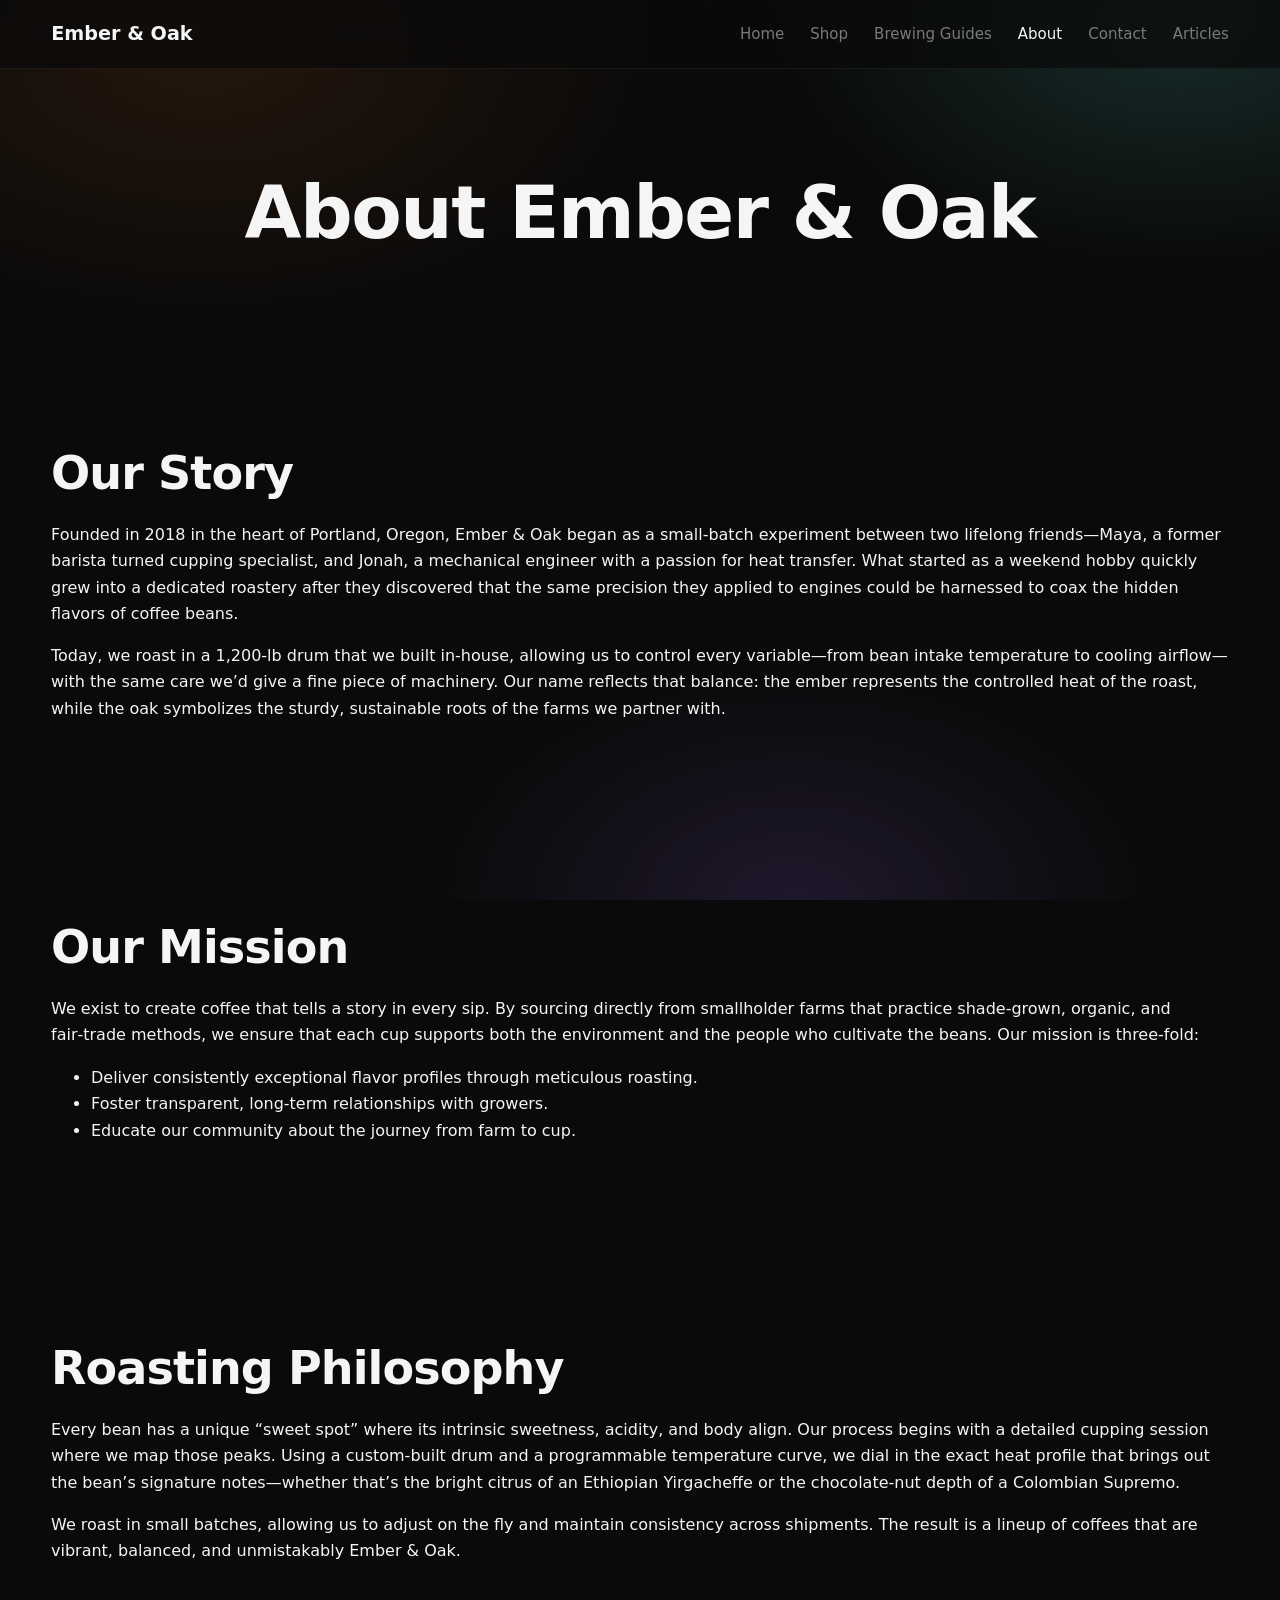
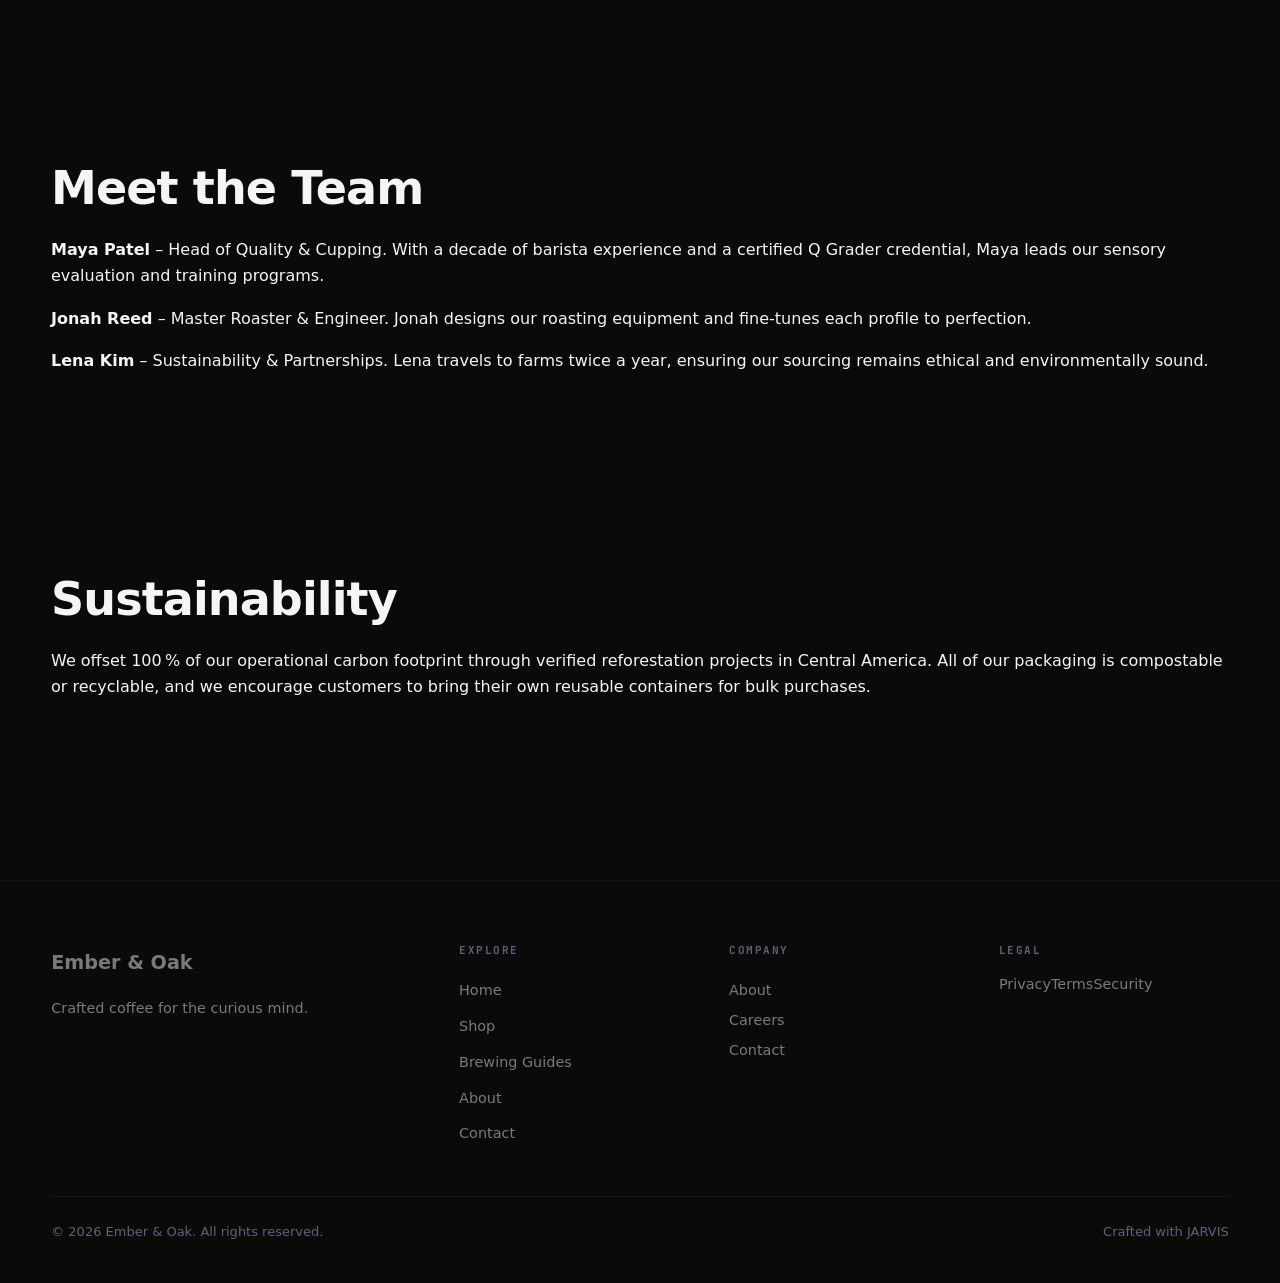
<file: about.html>
<!DOCTYPE html><html lang="en"><head><meta charset="utf-8"><meta name="viewport" content="width=device-width, initial-scale=1"><title>About · Ember & Oak</title><meta name="description" content="Learn the story behind Ember & Oak, a specialty coffee roastery dedicated to sustainable sourcing, meticulous roasting, and community connection."><link rel="preconnect" href="https://fonts.googleapis.com"><link rel="preconnect" href="https://fonts.gstatic.com" crossorigin><link rel="stylesheet" href="styles.css"><style id="jv-rg-css">
@media (max-width: 820px){
  html, body { max-width: 100%; overflow-x: clip; }
  img, video, iframe, canvas, svg, table, pre, code { max-width: 100%; height: auto; }
  /* a flex/grid child will not shrink past its content without this */
  main *, header *, footer *, section * { min-width: 0; }
  .container, .wrap, .wrapper, .inner, .content, .nav-inner     { width: 100%; max-width: 100%; padding-left: max(16px, env(safe-area-inset-left));      padding-right: max(16px, env(safe-area-inset-right)); }
  pre, code { overflow-x: auto; white-space: pre-wrap; word-break: break-word; }
  table { display: block; overflow-x: auto; }
}
</style>
</head><body><header class="site-nav"><div class="container nav-inner"><a class="brand" href="index.html">Ember & Oak</a><nav><a href="index.html">Home</a><a href="shop.html">Shop</a><a href="brewing-guides.html">Brewing Guides</a><a href="about.html" class="active">About</a><a href="contact.html">Contact</a><a href="articles.html">Articles</a></nav></div></header><main><section class="hero"><div class="container"><h1>About Ember &amp; Oak</h1></div></section>

<section class="about-story" data-reveal>
  <div class="container">
    <h2 data-reveal>Our Story</h2>
    <p data-reveal>Founded in 2018 in the heart of Portland, Oregon, Ember &amp; Oak began as a small‑batch experiment between two lifelong friends—Maya, a former barista turned cupping specialist, and Jonah, a mechanical engineer with a passion for heat transfer.  What started as a weekend hobby quickly grew into a dedicated roastery after they discovered that the same precision they applied to engines could be harnessed to coax the hidden flavors of coffee beans.</p>
    <p data-reveal>Today, we roast in a 1,200‑lb drum that we built in‑house, allowing us to control every variable—from bean intake temperature to cooling airflow—with the same care we’d give a fine piece of machinery.  Our name reflects that balance: the ember represents the controlled heat of the roast, while the oak symbolizes the sturdy, sustainable roots of the farms we partner with.</p>
  </div>
</section>

<section class="about-mission" data-reveal>
  <div class="container">
    <h2 data-reveal>Our Mission</h2>
    <p data-reveal>We exist to create coffee that tells a story in every sip.  By sourcing directly from smallholder farms that practice shade‑grown, organic, and fair‑trade methods, we ensure that each cup supports both the environment and the people who cultivate the beans.  Our mission is three‑fold:</p>
    <ul data-reveal>
      <li>Deliver consistently exceptional flavor profiles through meticulous roasting.</li>
      <li>Foster transparent, long‑term relationships with growers.</li>
      <li>Educate our community about the journey from farm to cup.</li>
    </ul>
  </div>
</section>

<section class="about-roasting" data-reveal>
  <div class="container">
    <h2 data-reveal>Roasting Philosophy</h2>
    <p data-reveal>Every bean has a unique “sweet spot” where its intrinsic sweetness, acidity, and body align.  Our process begins with a detailed cupping session where we map those peaks.  Using a custom‑built drum and a programmable temperature curve, we dial in the exact heat profile that brings out the bean’s signature notes—whether that’s the bright citrus of an Ethiopian Yirgacheffe or the chocolate‑nut depth of a Colombian Supremo.</p>
    <p data-reveal>We roast in small batches, allowing us to adjust on the fly and maintain consistency across shipments.  The result is a lineup of coffees that are vibrant, balanced, and unmistakably Ember &amp; Oak.</p>
  </div>
</section>

<section class="about-team" data-reveal>
  <div class="container">
    <h2 data-reveal>Meet the Team</h2>
    <p data-reveal><strong>Maya Patel</strong> – Head of Quality &amp; Cupping.  With a decade of barista experience and a certified Q Grader credential, Maya leads our sensory evaluation and training programs.</p>
    <p data-reveal><strong>Jonah Reed</strong> – Master Roaster &amp; Engineer.  Jonah designs our roasting equipment and fine‑tunes each profile to perfection.</p>
    <p data-reveal><strong>Lena Kim</strong> – Sustainability &amp; Partnerships.  Lena travels to farms twice a year, ensuring our sourcing remains ethical and environmentally sound.</p>
  </div>
</section>

<section class="about-sustainability" data-reveal>
  <div class="container">
    <h2 data-reveal>Sustainability</h2>
    <p data-reveal>We offset 100 % of our operational carbon footprint through verified reforestation projects in Central America.  All of our packaging is compostable or recyclable, and we encourage customers to bring their own reusable containers for bulk purchases.</p>
  </div>
</section>
</main><footer class="site-footer"><div class="container"><div class="fgrid"><div><a class="brand" href="index.html">Ember & Oak</a><p style="max-width:32ch;margin:12px 0 0;color:var(--muted)">Crafted coffee for the curious mind.</p></div><div><h5>Explore</h5><a href="index.html">Home</a><a href="shop.html">Shop</a><a href="brewing-guides.html">Brewing Guides</a><a href="about.html">About</a><a href="contact.html">Contact</a></div><div><h5>Company</h5><a href="about.html">About</a><span class="">Careers</span><a href="contact.html">Contact</a></div><div><h5>Legal</h5><span class="">Privacy</span><span class="">Terms</span><span class="">Security</span></div></div><div style="display:flex;justify-content:space-between;align-items:center;margin-top:44px;padding-top:24px;border-top:1px solid var(--border2);font-size:13px;color:var(--faint);flex-wrap:wrap;gap:10px"><span>© 2026 Ember &amp; Oak. All rights reserved.</span><span>Crafted with JARVIS</span></div></div></footer><style id="jv-rt-css">
.jv-burger{display:none;background:transparent;border:0;color:currentColor;cursor:pointer;flex-direction:column;gap:5px;padding:9px;margin-left:auto;border-radius:8px}
.jv-burger span{display:block;width:24px;height:2px;background:currentColor;border-radius:2px;transition:transform .25s ease,opacity .2s ease}
.jv-navbar.jv-open .jv-burger span:nth-child(1){transform:translateY(7px) rotate(45deg)}
.jv-navbar.jv-open .jv-burger span:nth-child(2){opacity:0}
.jv-navbar.jv-open .jv-burger span:nth-child(3){transform:translateY(-7px) rotate(-45deg)}
.jv-js [data-reveal]:not(.jv-in),.jv-js .jv-reveal:not(.jv-in){opacity:0;transform:translateY(24px)}
[data-reveal],.jv-reveal{transition:opacity .7s cubic-bezier(.2,.7,.2,1),transform .7s cubic-bezier(.2,.7,.2,1);will-change:opacity,transform}
[data-reveal].jv-in,.jv-reveal.jv-in{opacity:1;transform:none}
.jv-marquee{overflow:hidden}.jv-marquee-track{display:flex;gap:inherit;width:max-content;animation:jv-marq var(--jv-marq,34s) linear infinite}
@keyframes jv-marq{to{transform:translateX(-50%)}}
.jv-tabpanel[hidden]{display:none}
@media(max-width:820px){
  .jv-burger{display:inline-flex}
  .jv-navlist{position:absolute;top:100%;left:0;right:0;flex-direction:column!important;align-items:flex-start!important;gap:2px!important;
    padding:14px 22px 20px;margin:0;background:var(--surface,var(--panel,var(--card,var(--bg,#0c0e13))));
    border-bottom:1px solid var(--border,rgba(255,255,255,.12));box-shadow:0 24px 48px rgba(0,0,0,.35);
    transform:translateY(-12px);opacity:0;pointer-events:none;transition:transform .24s ease,opacity .24s ease;z-index:60}
  .jv-navbar.jv-open .jv-navlist{transform:none;opacity:1;pointer-events:auto}
  .jv-navlist a{padding:11px 0;width:100%;font-size:1.02rem}
}
@media(prefers-reduced-motion:reduce){
  .jv-js [data-reveal]:not(.jv-in),.jv-js .jv-reveal:not(.jv-in){opacity:1;transform:none}
  .jv-marquee-track{animation:none}[data-reveal],.jv-reveal{transition:none}
}
</style>
<script id="jv-rt-js">
(function(){
  if(window.__jvRT)return; window.__jvRT=1;
  var D=document, root=D.documentElement, RM=matchMedia('(prefers-reduced-motion: reduce)').matches;
  function ready(fn){ if(D.readyState!=='loading')fn(); else D.addEventListener('DOMContentLoaded',fn); }
  ready(function(){ try{
    root.classList.add('jv-js');
    /* responsive nav — enhances the deterministic .site-nav and generic header navs */
    try{
      var bar=D.querySelector('.site-nav')||D.querySelector('header')||D.querySelector('.navbar');
      var list=bar&&(bar.querySelector('nav')||bar.querySelector('.nav-inner nav')||bar.querySelector('ul'));
      if(bar&&list&&list!==bar&&list.querySelectorAll('a').length>=2&&!bar.querySelector('.jv-burger')){
        bar.classList.add('jv-navbar'); list.classList.add('jv-navlist');
        if(getComputedStyle(bar).position==='static')bar.style.position='relative';
        var b=D.createElement('button'); b.className='jv-burger'; b.type='button';
        b.setAttribute('aria-label','Toggle menu'); b.setAttribute('aria-expanded','false');
        b.innerHTML='<span></span><span></span><span></span>';
        b.addEventListener('click',function(){var o=bar.classList.toggle('jv-open');b.setAttribute('aria-expanded',o?'true':'false');});
        (bar.querySelector('.nav-inner')||list.parentNode||bar).appendChild(b);
        list.addEventListener('click',function(e){if(e.target.closest('a')){bar.classList.remove('jv-open');b.setAttribute('aria-expanded','false');}});
      }
    }catch(e){}
    /* smooth in-page scrolling with sticky-nav offset */
    D.addEventListener('click',function(e){
      var a=e.target.closest('a[href^="#"]'); if(!a)return; var id=a.getAttribute('href'); if(id.length<2)return;
      var t; try{t=D.getElementById(id.slice(1))||D.querySelector(id);}catch(_){return;} if(!t)return; e.preventDefault();
      var nav=D.querySelector('.site-nav,.jv-navbar'); var off=nav?nav.offsetHeight+12:12;
      window.scrollTo({top:t.getBoundingClientRect().top+window.pageYOffset-off,behavior:RM?'auto':'smooth'});
    });
    /* scroll reveal — auto-applied below the hero so motion is guaranteed */
    if(!RM){ D.querySelectorAll('section .card,section .post-card,.grid>*,section>h2,[data-count],.jv-stat,section .feature,section .stat').forEach(function(el){
      if(!el.closest('.hero')&&!el.hasAttribute('data-reveal')&&!el.classList.contains('jv-reveal'))el.classList.add('jv-reveal'); }); }
    function countUp(el){
      var raw=el.getAttribute('data-count')||el.textContent||''; var m=(raw+'').match(/-?[\d,.]+/); el.classList.add('jv-counted');
      if(!m)return; var pre=raw.slice(0,m.index),suf=raw.slice(m.index+m[0].length),dec=(m[0].split('.')[1]||'').length;
      var end=parseFloat(m[0].replace(/,/g,'')); if(isNaN(end))return; var t0=null;
      requestAnimationFrame(function step(ts){ if(!t0)t0=ts; var p=Math.min((ts-t0)/1500,1),v=end*(1-Math.pow(1-p,3));
        el.textContent=pre+(dec?v.toFixed(dec):Math.round(v).toLocaleString())+suf; if(p<1)requestAnimationFrame(step); });
    }
    var revSel='[data-reveal],.jv-reveal';
    if('IntersectionObserver' in window && !RM){
      var io=new IntersectionObserver(function(en){en.forEach(function(x){if(x.isIntersecting){x.target.classList.add('jv-in');
        if(x.target.matches('[data-count]')&&!x.target.classList.contains('jv-counted'))countUp(x.target); io.unobserve(x.target);}});},{threshold:.14,rootMargin:'0px 0px -8% 0px'});
      D.querySelectorAll(revSel).forEach(function(el){io.observe(el);}); D.querySelectorAll('[data-count]').forEach(function(el){io.observe(el);});
    } else { D.querySelectorAll(revSel).forEach(function(el){el.classList.add('jv-in');}); D.querySelectorAll('[data-count]').forEach(countUp); }
    setTimeout(function(){D.querySelectorAll(revSel).forEach(function(el){el.classList.add('jv-in');});},2600);
    /* scroll-spy on in-page nav links */
    try{ var links=[].slice.call(D.querySelectorAll('.site-nav nav a[href^="#"],.jv-navlist a[href^="#"]'));
      var secs=links.map(function(a){return D.getElementById(a.getAttribute('href').slice(1));}).filter(Boolean);
      if(secs.length&&'IntersectionObserver' in window){ var so=new IntersectionObserver(function(en){en.forEach(function(x){if(x.isIntersecting){
        links.forEach(function(a){a.classList.toggle('active',a.getAttribute('href')==='#'+x.target.id);});}});},{threshold:.5}); secs.forEach(function(s){so.observe(s);}); }
    }catch(e){}
    /* tabs: [data-tabs] > [data-tab=k] buttons + [data-tabpanel=k] panels */
    D.querySelectorAll('[data-tabs]').forEach(function(g){ var tabs=g.querySelectorAll('[data-tab]'),panels=g.querySelectorAll('[data-tabpanel]');
      function sel(k){tabs.forEach(function(t){var on=t.getAttribute('data-tab')===k;t.classList.toggle('active',on);t.setAttribute('aria-selected',on);});
        panels.forEach(function(p){p.classList.add('jv-tabpanel');p.hidden=p.getAttribute('data-tabpanel')!==k;});}
      tabs.forEach(function(t){t.addEventListener('click',function(){sel(t.getAttribute('data-tab'));});}); if(tabs[0])sel(tabs[0].getAttribute('data-tab')); });
    /* marquee: [data-marquee] loops its row seamlessly (optional --jv-marq duration) */
    D.querySelectorAll('[data-marquee]').forEach(function(m){ if(m.querySelector('.jv-marquee-track'))return; m.classList.add('jv-marquee');
      var tr=D.createElement('div'); tr.className='jv-marquee-track'; while(m.firstChild)tr.appendChild(m.firstChild);
      var c=tr.cloneNode(true); [].slice.call(c.childNodes).forEach(function(n){tr.appendChild(n);});
      var d=m.getAttribute('data-marquee'); if(d&&/^[\d.]+s?$/.test(d))m.style.setProperty('--jv-marq',/s$/.test(d)?d:d+'s'); m.appendChild(tr); });
    /* subtle tilt micro-interaction on [data-tilt] (fine pointers only) */
    if(!RM&&matchMedia('(pointer:fine)').matches){ D.querySelectorAll('[data-tilt]').forEach(function(el){
      el.addEventListener('mousemove',function(e){var r=el.getBoundingClientRect(),x=(e.clientX-r.left)/r.width-.5,y=(e.clientY-r.top)/r.height-.5;
        el.style.transform='perspective(800px) rotateX('+(-y*6)+'deg) rotateY('+(x*6)+'deg)';});
      el.addEventListener('mouseleave',function(){el.style.transform='';}); }); }
  }catch(e){ D.querySelectorAll('[data-reveal],.jv-reveal').forEach(function(el){el.classList.add('jv-in');}); } });
})();
</script>
</body></html>
</file>
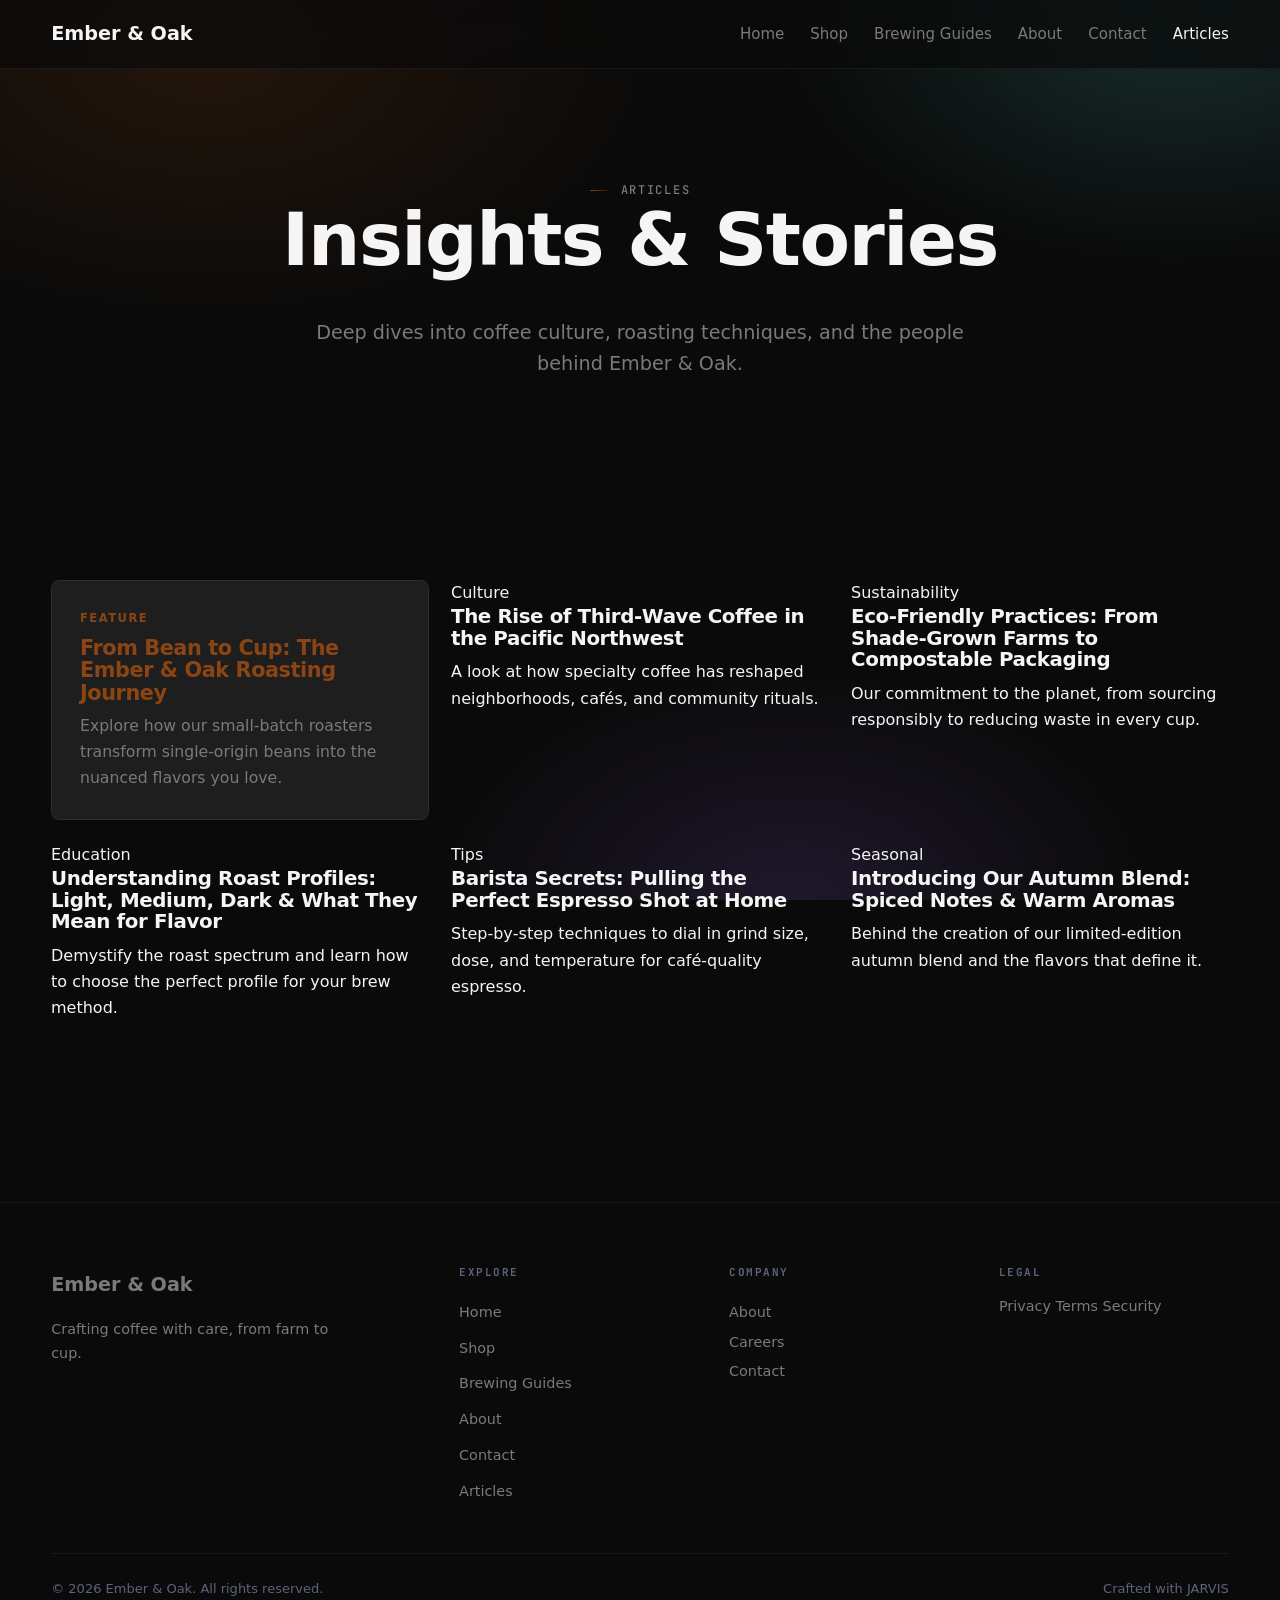
<file: articles.html>
<!DOCTYPE html>
<html lang="en">
<head>
<meta charset="utf-8">
<meta name="viewport" content="width=device-width, initial-scale=1">
<title>Articles · Ember & Oak</title>
<meta name="description" content="In‑depth articles, coffee culture insights and roasting stories from Ember &amp; Oak.">
<link rel="preconnect" href="https://fonts.googleapis.com">
<link rel="preconnect" href="https://fonts.gstatic.com" crossorigin>
<link rel="stylesheet" href="styles.css">
<style id="jv-rg-css">
@media (max-width: 820px){
  html, body { max-width: 100%; overflow-x: clip; }
  img, video, iframe, canvas, svg, table, pre, code { max-width: 100%; height: auto; }
  /* a flex/grid child will not shrink past its content without this */
  main *, header *, footer *, section * { min-width: 0; }
  .container, .wrap, .wrapper, .inner, .content, .nav-inner { width: 100%; max-width: 100%; padding-left: max(16px, env(safe-area-inset-left)); padding-right: max(16px, env(safe-area-inset-right)); }
  pre, code { overflow-x: auto; white-space: pre-wrap; word-break: break-word; }
  table { display: block; overflow-x: auto; }
}
</style>
</head>
<body>
<header class="site-nav">
  <div class="container nav-inner">
    <a class="brand" href="index.html">Ember & Oak</a>
    <nav>
      <a href="index.html">Home</a>
      <a href="shop.html">Shop</a>
      <a href="brewing-guides.html">Brewing Guides</a>
      <a href="about.html">About</a>
      <a href="contact.html">Contact</a>
      <a href="articles.html" class="active">Articles</a>
    </nav>
  </div>
</header>

<main>
  <!-- Hero -->
  <section class="hero">
    <div class="container">
      <span class="eyebrow">Articles</span>
      <h1>Insights &amp; Stories</h1>
      <p>Deep dives into coffee culture, roasting techniques, and the people behind Ember &amp; Oak.</p>
    </div>
  </section>

  <!-- Articles Grid -->
  <section>
    <div class="container">
      <div class="grid">
        <a class="card post-card" href="articles/in-depth-look.html" data-reveal>
          <span class="cat">Feature</span>
          <h3>From Bean to Cup: The Ember &amp; Oak Roasting Journey</h3>
          <p>Explore how our small‑batch roasters transform single‑origin beans into the nuanced flavors you love.</p>
        </a>

        <span>
          <span class="cat">Culture</span>
          <h3>The Rise of Third‑Wave Coffee in the Pacific Northwest</h3>
          <p>A look at how specialty coffee has reshaped neighborhoods, cafés, and community rituals.</p>
        </span>

        <span>
          <span class="cat">Sustainability</span>
          <h3>Eco‑Friendly Practices: From Shade‑Grown Farms to Compostable Packaging</h3>
          <p>Our commitment to the planet, from sourcing responsibly to reducing waste in every cup.</p>
        </span>

        <span>
          <span class="cat">Education</span>
          <h3>Understanding Roast Profiles: Light, Medium, Dark &amp; What They Mean for Flavor</h3>
          <p>Demystify the roast spectrum and learn how to choose the perfect profile for your brew method.</p>
        </span>

        <span>
          <span class="cat">Tips</span>
          <h3>Barista Secrets: Pulling the Perfect Espresso Shot at Home</h3>
          <p>Step‑by‑step techniques to dial in grind size, dose, and temperature for café‑quality espresso.</p>
        </span>

        <span>
          <span class="cat">Seasonal</span>
          <h3>Introducing Our Autumn Blend: Spiced Notes &amp; Warm Aromas</h3>
          <p>Behind the creation of our limited‑edition autumn blend and the flavors that define it.</p>
        </span>
      </div>
    </div>
  </section>
</main>

<footer class="site-footer">
  <div class="container">
    <div class="fgrid">
      <div>
        <a class="brand" href="index.html">Ember & Oak</a>
        <p style="max-width:32ch;margin:12px 0 0;color:var(--muted)">Crafting coffee with care, from farm to cup.</p>
      </div>
      <div>
        <h5>Explore</h5>
        <a href="index.html">Home</a>
        <a href="shop.html">Shop</a>
        <a href="brewing-guides.html">Brewing Guides</a>
        <a href="about.html">About</a>
        <a href="contact.html">Contact</a>
        <a href="articles.html">Articles</a>
      </div>
      <div>
        <h5>Company</h5>
        <a href="about.html">About</a>
        <span>Careers</span>
        <a href="contact.html">Contact</a>
      </div>
      <div>
        <h5>Legal</h5>
        <span>Privacy</span>
        <span>Terms</span>
        <span>Security</span>
      </div>
    </div>
    <div style="display:flex;justify-content:space-between;align-items:center;margin-top:44px;padding-top:24px;border-top:1px solid var(--border2);font-size:13px;color:var(--faint);flex-wrap:wrap;gap:10px">
      <span>© 2026 Ember &amp; Oak. All rights reserved.</span>
      <span>Crafted with JARVIS</span>
    </div>
  </div>
</footer>

<style id="jv-rt-css">
.jv-burger{display:none;background:transparent;border:0;color:currentColor;cursor:pointer;flex-direction:column;gap:5px;padding:9px;margin-left:auto;border-radius:8px}
.jv-burger span{display:block;width:24px;height:2px;background:currentColor;border-radius:2px;transition:transform .25s ease,opacity .2s ease}
.jv-navbar.jv-open .jv-burger span:nth-child(1){transform:translateY(7px) rotate(45deg)}
.jv-navbar.jv-open .jv-burger span:nth-child(2){opacity:0}
.jv-navbar.jv-open .jv-burger span:nth-child(3){transform:translateY(-7px) rotate(-45deg)}
.jv-js [data-reveal]:not(.jv-in),.jv-js .jv-reveal:not(.jv-in){opacity:0;transform:translateY(24px)}
[data-reveal],.jv-reveal{transition:opacity .7s cubic-bezier(.2,.7,.2,1),transform .7s cubic-bezier(.2,.7,.2,1);will-change:opacity,transform}
[data-reveal].jv-in,.jv-reveal.jv-in{opacity:1;transform:none}
.jv-marquee{overflow:hidden}.jv-marquee-track{display:flex;gap:inherit;width:max-content;animation:jv-marq var(--jv-marq,34s) linear infinite}
@keyframes jv-marq{to{transform:translateX(-50%)}}
.jv-tabpanel[hidden]{display:none}
@media(max-width:820px){
  .jv-burger{display:inline-flex}
  .jv-navlist{position:absolute;top:100%;left:0;right:0;flex-direction:column!important;align-items:flex-start!important;gap:2px!important;
    padding:14px 22px 20px;margin:0;background:var(--surface,var(--panel,var(--card,var(--bg,#0c0e13))));
    border-bottom:1px solid var(--border,rgba(255,255,255,.12));box-shadow:0 24px 48px rgba(0,0,0,.35);
    transform:translateY(-12px);opacity:0;pointer-events:none;transition:transform .24s ease,opacity .24s ease;z-index:60}
  .jv-navbar.jv-open .jv-navlist{transform:none;opacity:1;pointer-events:auto}
  .jv-navlist a{padding:11px 0;width:100%;font-size:1.02rem}
}
@media(prefers-reduced-motion:reduce){
  .jv-js [data-reveal]:not(.jv-in),.jv-js .jv-reveal:not(.jv-in){opacity:1;transform:none}
  .jv-marquee-track{animation:none}[data-reveal],.jv-reveal{transition:none}
}
</style>

<script id="jv-rt-js">
(function(){
  if(window.__jvRT)return; window.__jvRT=1;
  var D=document, root=D.documentElement, RM=matchMedia('(prefers-reduced-motion: reduce)').matches;
  function ready(fn){ if(D.readyState!=='loading')fn(); else D.addEventListener('DOMContentLoaded',fn); }
  ready(function(){ try{
    root.classList.add('jv-js');
    /* responsive nav */
    try{
      var bar=D.querySelector('.site-nav')||D.querySelector('header')||D.querySelector('.navbar');
      var list=bar&&(bar.querySelector('nav')||bar.querySelector('.nav-inner nav')||bar.querySelector('ul'));
      if(bar&&list&&list!==bar&&list.querySelectorAll('a').length>=2&&!bar.querySelector('.jv-burger')){
        bar.classList.add('jv-navbar'); list.classList.add('jv-navlist');
        if(getComputedStyle(bar).position==='static')bar.style.position='relative';
        var b=D.createElement('button'); b.className='jv-burger'; b.type='button';
        b.setAttribute('aria-label','Toggle menu'); b.setAttribute('aria-expanded','false');
        b.innerHTML='<span></span><span></span><span></span>';
        b.addEventListener('click',function(){var o=bar.classList.toggle('jv-open');b.setAttribute('aria-expanded',o?'true':'false');});
        (bar.querySelector('.nav-inner')||list.parentNode||bar).appendChild(b);
        list.addEventListener('click',function(e){if(e.target.closest('a')){bar.classList.remove('jv-open');b.setAttribute('aria-expanded','false');}});
      }
    }catch(e){}
    /* smooth in-page scrolling */
    D.addEventListener('click',function(e){
      var a=e.target.closest('a[href^="#"]'); if(!a)return; var id=a.getAttribute('href');
      if(id.length<2)return;
      var t; try{t=D.getElementById(id.slice(1))||D.querySelector(id);}catch(_){return;}
      if(!t)return; e.preventDefault();
      var nav=D.querySelector('.site-nav,.jv-navbar'); var off=nav?nav.offsetHeight+12:12;
      window.scrollTo({top:t.getBoundingClientRect().top+window.pageYOffset-off,behavior:RM?'auto':'smooth'});
    });
    /* scroll reveal */
    if(!RM){ D.querySelectorAll('section .card,section .post-card,.grid>*,section>h2,[data-count],.jv-stat,section .feature,section .stat').forEach(function(el){
      if(!el.closest('.hero')&&!el.hasAttribute('data-reveal')&&!el.classList.contains('jv-reveal'))el.classList.add('jv-reveal');
    }); }
    function countUp(el){
      var raw=el.getAttribute('data-count')||el.textContent||''; var m=(raw+'').match(/-?[\d,.]+/);
      el.classList.add('jv-counted');
      if(!m)return; var pre=raw.slice(0,m.index),suf=raw.slice(m.index+m[0].length),dec=(m[0].split('.')[1]||'').length;
      var end=parseFloat(m[0].replace(/,/g,'')); if(isNaN(end))return; var t0=null;
      requestAnimationFrame(function step(ts){ if(!t0)t0=ts; var p=Math.min((ts-t0)/1500,1),v=end*(1-Math.pow(1-p,3));
        el.textContent=pre+(dec?v.toFixed(dec):Math.round(v).toLocaleString())+suf; if(p<1)requestAnimationFrame(step); });
    }
    var revSel='[data-reveal],.jv-reveal';
    if('IntersectionObserver' in window && !RM){
      var io=new IntersectionObserver(function(en){en.forEach(function(x){if(x.isIntersecting){x.target.classList.add('jv-in');
        if(x.target.matches('[data-count]')&&!x.target.classList.contains('jv-counted'))countUp(x.target); io.unobserve(x.target);}});},{threshold:.14,rootMargin:'0px 0px -8% 0px'});
      D.querySelectorAll(revSel).forEach(function(el){io.observe(el);}); D.querySelectorAll('[data-count]').forEach(function(el){io.observe(el);});
    } else { D.querySelectorAll(revSel).forEach(function(el){el.classList.add('jv-in');}); D.querySelectorAll('[data-count]').forEach(countUp); }
    setTimeout(function(){D.querySelectorAll(revSel).forEach(function(el){el.classList.add('jv-in');});},2600);
    /* scroll‑spy */
    try{
      var links=[].slice.call(D.querySelectorAll('.site-nav nav a[href^="#"],.jv-navlist a[href^="#"]'));
      var secs=links.map(function(a){return D.getElementById(a.getAttribute('href').slice(1));}).filter(Boolean);
      if(secs.length&&'IntersectionObserver' in window){
        var so=new IntersectionObserver(function(en){en.forEach(function(x){if(x.isIntersecting){
          links.forEach(function(a){a.classList.toggle('active',a.getAttribute('href')==='#'+x.target.id);});}});},{threshold:.5});
        secs.forEach(function(s){so.observe(s);});
      }
    }catch(e){}
    /* tabs */
    D.querySelectorAll('[data-tabs]').forEach(function(g){ var tabs=g.querySelectorAll('[data-tab]'),panels=g.querySelectorAll('[data-tabpanel]');
      function sel(k){tabs.forEach(function(t){var on=t.getAttribute('data-tab')===k;t.classList.toggle('active',on);t.setAttribute('aria-selected',on);});
        panels.forEach(function(p){p.classList.add('jv-tabpanel');p.hidden=p.getAttribute('data-tabpanel')!==k;});}
      tabs.forEach(function(t){t.addEventListener('click',function(){sel(t.getAttribute('data-tab'));});}); if(tabs[0])sel(tabs[0].getAttribute('data-tab')); });
    /* marquee */
    D.querySelectorAll('[data-marquee]').forEach(function(m){ if(m.querySelector('.jv-marquee-track'))return; m.classList.add('jv-marquee');
      var tr=D.createElement('div'); tr.className='jv-marquee-track'; while(m.firstChild)tr.appendChild(m.firstChild);
      var c=tr.cloneNode(true); [].slice.call(c.childNodes).forEach(function(n){tr.appendChild(n);});
      var d=m.getAttribute('data-marquee'); if(d&&/^[\d.]+s?$/.test(d))m.style.setProperty('--jv-marq',/s$/.test(d)?d:d+'s'); m.appendChild(tr); });
    /* tilt */
    if(!RM&&matchMedia('(pointer:fine)').matches){ D.querySelectorAll('[data-tilt]').forEach(function(el){
      el.addEventListener('mousemove',function(e){var r=el.getBoundingClientRect(),x=(e.clientX-r.left)/r.width-.5,y=(e.clientY-r.top)/r.height-.5;
        el.style.transform='perspective(800px) rotateX('+(-y*6)+'deg) rotateY('+(x*6)+'deg)';});
      el.addEventListener('mouseleave',function(){el.style.transform='';}); }); }
  }catch(e){ D.querySelectorAll('[data-reveal],.jv-reveal').forEach(function(el){el.classList.add('jv-in');}); } });
})();
</script>
</body>
</html>
</file>
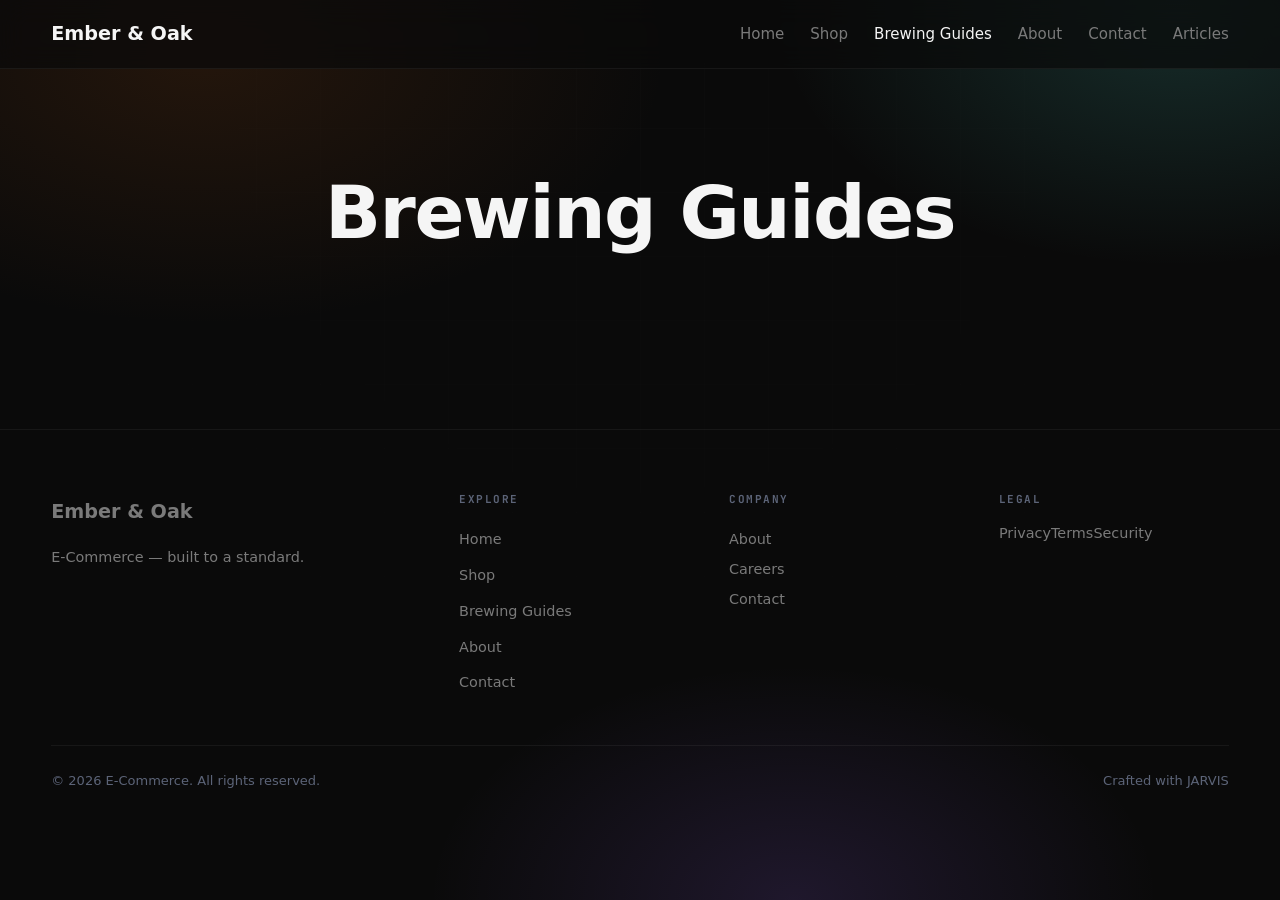
<file: brewing-guides.html>
<!DOCTYPE html><html lang="en"><head><meta charset="utf-8"><meta name="viewport" content="width=device-width, initial-scale=1"><title>Brewing Guides · Ember & Oak</title><meta name="description" content="Showcase Ember & Oak’s coffee lineup, educate visitors with brewing guides, and convert browsers into customers"><link rel="preconnect" href="https://fonts.googleapis.com"><link rel="preconnect" href="https://fonts.gstatic.com" crossorigin><link rel="stylesheet" href="styles.css"><style id="jv-rg-css">
@media (max-width: 820px){
  html, body { max-width: 100%; overflow-x: clip; }
  img, video, iframe, canvas, svg, table, pre, code { max-width: 100%; height: auto; }
  /* a flex/grid child will not shrink past its content without this */
  main *, header *, footer *, section * { min-width: 0; }
  .container, .wrap, .wrapper, .inner, .content, .nav-inner     { width: 100%; max-width: 100%; padding-left: max(16px, env(safe-area-inset-left));      padding-right: max(16px, env(safe-area-inset-right)); }
  pre, code { overflow-x: auto; white-space: pre-wrap; word-break: break-word; }
  table { display: block; overflow-x: auto; }
}
</style>
</head><body><header class="site-nav"><div class="container nav-inner"><a class="brand" href="index.html">Ember & Oak</a><nav><a href="index.html">Home</a><a href="shop.html">Shop</a><a href="brewing-guides.html" class="active">Brewing Guides</a><a href="about.html">About</a><a href="contact.html">Contact</a><a href="articles.html">Articles</a></nav></div></header><main><section class='hero'><div class='container'><h1>Brewing Guides</h1></div></section></main><footer class="site-footer"><div class="container"><div class="fgrid"><div><a class="brand" href="index.html">Ember & Oak</a><p style="max-width:32ch;margin:12px 0 0;color:var(--muted)">E‑Commerce — built to a standard.</p></div><div><h5>Explore</h5><a href="index.html">Home</a><a href="shop.html">Shop</a><a href="brewing-guides.html">Brewing Guides</a><a href="about.html">About</a><a href="contact.html">Contact</a></div><div><h5>Company</h5><a href="about.html">About</a><span class="">Careers</span><a href="contact.html">Contact</a></div><div><h5>Legal</h5><span class="">Privacy</span><span class="">Terms</span><span class="">Security</span></div></div><div style="display:flex;justify-content:space-between;align-items:center;margin-top:44px;padding-top:24px;border-top:1px solid var(--border2);font-size:13px;color:var(--faint);flex-wrap:wrap;gap:10px"><span>© 2026 E‑Commerce. All rights reserved.</span><span>Crafted with JARVIS</span></div></div></footer><style id="jv-rt-css">
.jv-burger{display:none;background:transparent;border:0;color:currentColor;cursor:pointer;flex-direction:column;gap:5px;padding:9px;margin-left:auto;border-radius:8px}
.jv-burger span{display:block;width:24px;height:2px;background:currentColor;border-radius:2px;transition:transform .25s ease,opacity .2s ease}
.jv-navbar.jv-open .jv-burger span:nth-child(1){transform:translateY(7px) rotate(45deg)}
.jv-navbar.jv-open .jv-burger span:nth-child(2){opacity:0}
.jv-navbar.jv-open .jv-burger span:nth-child(3){transform:translateY(-7px) rotate(-45deg)}
.jv-js [data-reveal]:not(.jv-in),.jv-js .jv-reveal:not(.jv-in){opacity:0;transform:translateY(24px)}
[data-reveal],.jv-reveal{transition:opacity .7s cubic-bezier(.2,.7,.2,1),transform .7s cubic-bezier(.2,.7,.2,1);will-change:opacity,transform}
[data-reveal].jv-in,.jv-reveal.jv-in{opacity:1;transform:none}
.jv-marquee{overflow:hidden}.jv-marquee-track{display:flex;gap:inherit;width:max-content;animation:jv-marq var(--jv-marq,34s) linear infinite}
@keyframes jv-marq{to{transform:translateX(-50%)}}
.jv-tabpanel[hidden]{display:none}
@media(max-width:820px){
  .jv-burger{display:inline-flex}
  .jv-navlist{position:absolute;top:100%;left:0;right:0;flex-direction:column!important;align-items:flex-start!important;gap:2px!important;
    padding:14px 22px 20px;margin:0;background:var(--surface,var(--panel,var(--card,var(--bg,#0c0e13))));
    border-bottom:1px solid var(--border,rgba(255,255,255,.12));box-shadow:0 24px 48px rgba(0,0,0,.35);
    transform:translateY(-12px);opacity:0;pointer-events:none;transition:transform .24s ease,opacity .24s ease;z-index:60}
  .jv-navbar.jv-open .jv-navlist{transform:none;opacity:1;pointer-events:auto}
  .jv-navlist a{padding:11px 0;width:100%;font-size:1.02rem}
}
@media(prefers-reduced-motion:reduce){
  .jv-js [data-reveal]:not(.jv-in),.jv-js .jv-reveal:not(.jv-in){opacity:1;transform:none}
  .jv-marquee-track{animation:none}[data-reveal],.jv-reveal{transition:none}
}
</style>
<script id="jv-rt-js">
(function(){
  if(window.__jvRT)return; window.__jvRT=1;
  var D=document, root=D.documentElement, RM=matchMedia('(prefers-reduced-motion: reduce)').matches;
  function ready(fn){ if(D.readyState!=='loading')fn(); else D.addEventListener('DOMContentLoaded',fn); }
  ready(function(){ try{
    root.classList.add('jv-js');
    /* responsive nav — enhances the deterministic .site-nav and generic header navs */
    try{
      var bar=D.querySelector('.site-nav')||D.querySelector('header')||D.querySelector('.navbar');
      var list=bar&&(bar.querySelector('nav')||bar.querySelector('.nav-inner nav')||bar.querySelector('ul'));
      if(bar&&list&&list!==bar&&list.querySelectorAll('a').length>=2&&!bar.querySelector('.jv-burger')){
        bar.classList.add('jv-navbar'); list.classList.add('jv-navlist');
        if(getComputedStyle(bar).position==='static')bar.style.position='relative';
        var b=D.createElement('button'); b.className='jv-burger'; b.type='button';
        b.setAttribute('aria-label','Toggle menu'); b.setAttribute('aria-expanded','false');
        b.innerHTML='<span></span><span></span><span></span>';
        b.addEventListener('click',function(){var o=bar.classList.toggle('jv-open');b.setAttribute('aria-expanded',o?'true':'false');});
        (bar.querySelector('.nav-inner')||list.parentNode||bar).appendChild(b);
        list.addEventListener('click',function(e){if(e.target.closest('a')){bar.classList.remove('jv-open');b.setAttribute('aria-expanded','false');}});
      }
    }catch(e){}
    /* smooth in-page scrolling with sticky-nav offset */
    D.addEventListener('click',function(e){
      var a=e.target.closest('a[href^="#"]'); if(!a)return; var id=a.getAttribute('href'); if(id.length<2)return;
      var t; try{t=D.getElementById(id.slice(1))||D.querySelector(id);}catch(_){return;} if(!t)return; e.preventDefault();
      var nav=D.querySelector('.site-nav,.jv-navbar'); var off=nav?nav.offsetHeight+12:12;
      window.scrollTo({top:t.getBoundingClientRect().top+window.pageYOffset-off,behavior:RM?'auto':'smooth'});
    });
    /* scroll reveal — auto-applied below the hero so motion is guaranteed */
    if(!RM){ D.querySelectorAll('section .card,section .post-card,.grid>*,section>h2,[data-count],.jv-stat,section .feature,section .stat').forEach(function(el){
      if(!el.closest('.hero')&&!el.hasAttribute('data-reveal')&&!el.classList.contains('jv-reveal'))el.classList.add('jv-reveal'); }); }
    function countUp(el){
      var raw=el.getAttribute('data-count')||el.textContent||''; var m=(raw+'').match(/-?[\d,.]+/); el.classList.add('jv-counted');
      if(!m)return; var pre=raw.slice(0,m.index),suf=raw.slice(m.index+m[0].length),dec=(m[0].split('.')[1]||'').length;
      var end=parseFloat(m[0].replace(/,/g,'')); if(isNaN(end))return; var t0=null;
      requestAnimationFrame(function step(ts){ if(!t0)t0=ts; var p=Math.min((ts-t0)/1500,1),v=end*(1-Math.pow(1-p,3));
        el.textContent=pre+(dec?v.toFixed(dec):Math.round(v).toLocaleString())+suf; if(p<1)requestAnimationFrame(step); });
    }
    var revSel='[data-reveal],.jv-reveal';
    if('IntersectionObserver' in window && !RM){
      var io=new IntersectionObserver(function(en){en.forEach(function(x){if(x.isIntersecting){x.target.classList.add('jv-in');
        if(x.target.matches('[data-count]')&&!x.target.classList.contains('jv-counted'))countUp(x.target); io.unobserve(x.target);}});},{threshold:.14,rootMargin:'0px 0px -8% 0px'});
      D.querySelectorAll(revSel).forEach(function(el){io.observe(el);}); D.querySelectorAll('[data-count]').forEach(function(el){io.observe(el);});
    } else { D.querySelectorAll(revSel).forEach(function(el){el.classList.add('jv-in');}); D.querySelectorAll('[data-count]').forEach(countUp); }
    setTimeout(function(){D.querySelectorAll(revSel).forEach(function(el){el.classList.add('jv-in');});},2600);
    /* scroll-spy on in-page nav links */
    try{ var links=[].slice.call(D.querySelectorAll('.site-nav nav a[href^="#"],.jv-navlist a[href^="#"]'));
      var secs=links.map(function(a){return D.getElementById(a.getAttribute('href').slice(1));}).filter(Boolean);
      if(secs.length&&'IntersectionObserver' in window){ var so=new IntersectionObserver(function(en){en.forEach(function(x){if(x.isIntersecting){
        links.forEach(function(a){a.classList.toggle('active',a.getAttribute('href')==='#'+x.target.id);});}});},{threshold:.5}); secs.forEach(function(s){so.observe(s);}); }
    }catch(e){}
    /* tabs: [data-tabs] > [data-tab=k] buttons + [data-tabpanel=k] panels */
    D.querySelectorAll('[data-tabs]').forEach(function(g){ var tabs=g.querySelectorAll('[data-tab]'),panels=g.querySelectorAll('[data-tabpanel]');
      function sel(k){tabs.forEach(function(t){var on=t.getAttribute('data-tab')===k;t.classList.toggle('active',on);t.setAttribute('aria-selected',on);});
        panels.forEach(function(p){p.classList.add('jv-tabpanel');p.hidden=p.getAttribute('data-tabpanel')!==k;});}
      tabs.forEach(function(t){t.addEventListener('click',function(){sel(t.getAttribute('data-tab'));});}); if(tabs[0])sel(tabs[0].getAttribute('data-tab')); });
    /* marquee: [data-marquee] loops its row seamlessly (optional --jv-marq duration) */
    D.querySelectorAll('[data-marquee]').forEach(function(m){ if(m.querySelector('.jv-marquee-track'))return; m.classList.add('jv-marquee');
      var tr=D.createElement('div'); tr.className='jv-marquee-track'; while(m.firstChild)tr.appendChild(m.firstChild);
      var c=tr.cloneNode(true); [].slice.call(c.childNodes).forEach(function(n){tr.appendChild(n);});
      var d=m.getAttribute('data-marquee'); if(d&&/^[\d.]+s?$/.test(d))m.style.setProperty('--jv-marq',/s$/.test(d)?d:d+'s'); m.appendChild(tr); });
    /* subtle tilt micro-interaction on [data-tilt] (fine pointers only) */
    if(!RM&&matchMedia('(pointer:fine)').matches){ D.querySelectorAll('[data-tilt]').forEach(function(el){
      el.addEventListener('mousemove',function(e){var r=el.getBoundingClientRect(),x=(e.clientX-r.left)/r.width-.5,y=(e.clientY-r.top)/r.height-.5;
        el.style.transform='perspective(800px) rotateX('+(-y*6)+'deg) rotateY('+(x*6)+'deg)';});
      el.addEventListener('mouseleave',function(){el.style.transform='';}); }); }
  }catch(e){ D.querySelectorAll('[data-reveal],.jv-reveal').forEach(function(el){el.classList.add('jv-in');}); } });
})();
</script>
</body></html>
</file>
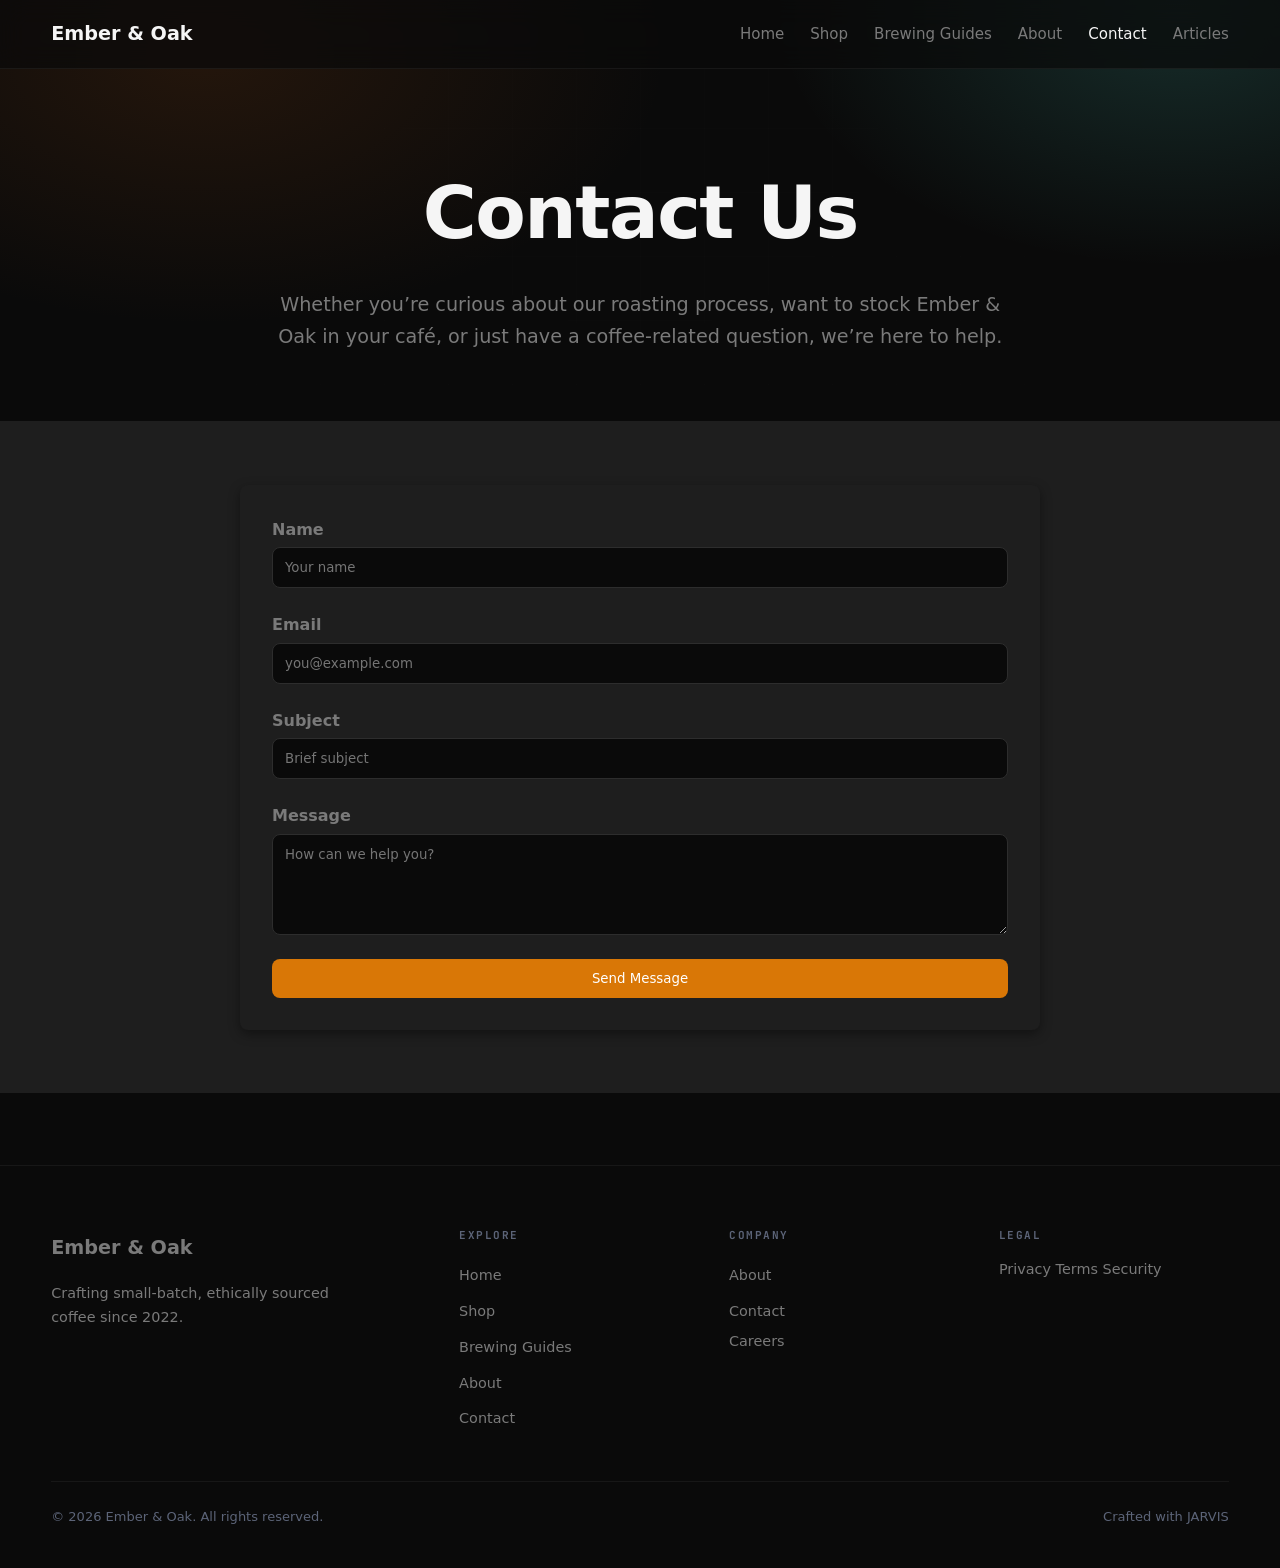
<file: contact.html>
<!DOCTYPE html>
<html lang="en">
<head>
<meta charset="utf-8">
<meta name="viewport" content="width=device-width, initial-scale=1">
<title>Contact · Ember & Oak</title>
<meta name="description" content="Get in touch with Ember &amp; Oak – we’d love to hear about your coffee adventures, wholesale inquiries, or any questions you have.">
<link rel="preconnect" href="https://fonts.googleapis.com">
<link rel="preconnect" href="https://fonts.gstatic.com" crossorigin>
<link rel="stylesheet" href="styles.css">
<style id="jv-rg-css">
@media (max-width: 820px){
  html, body { max-width: 100%; overflow-x: clip; }
  img, video, iframe, canvas, svg, table, pre, code { max-width: 100%; height: auto; }
  main *, header *, footer *, section * { min-width: 0; }
  .container, .wrap, .wrapper, .inner, .content, .nav-inner { width: 100%; max-width: 100%; padding-left: max(16px, env(safe-area-inset-left)); padding-right: max(16px, env(safe-area-inset-right)); }
  pre, code { overflow-x: auto; white-space: pre-wrap; word-break: break-word; }
  table { display: block; overflow-x: auto; }
}
</style>
</head>
<body>
<header class="site-nav">
  <div class="container nav-inner">
    <a class="brand" href="index.html">Ember & Oak</a>
    <nav>
      <a href="index.html">Home</a>
      <a href="shop.html">Shop</a>
      <a href="brewing-guides.html">Brewing Guides</a>
      <a href="about.html">About</a>
      <a href="contact.html" class="active">Contact</a>
      <a href="articles.html">Articles</a>
    </nav>
  </div>
</header>

<main>
  <section class="hero">
    <div class="container">
      <h1 data-reveal>Contact Us</h1>
      <p data-reveal style="max-width:60ch;margin-top:0.5rem;color:var(--muted)">
        Whether you’re curious about our roasting process, want to stock Ember &amp; Oak in your café, or just have a coffee‑related question, we’re here to help.
      </p>
    </div>
  </section>

  <section class="contact-form-section" style="padding:4rem 0;background:var(--surface2)">
    <div class="container" style="max-width:800px">
      <form id="contactForm" novalidate data-reveal style="background:var(--surface);padding:2rem;border-radius:var(--radius);box-shadow:var(--shadow);display:grid;gap:1.5rem;">
        <div style="display:flex;flex-direction:column;">
          <label for="name" style="margin-bottom:0.25rem;color:var(--muted);font-weight:600;">Name</label>
          <input type="text" id="name" name="name" required placeholder="Your name"
                 style="padding:0.75rem;border:1px solid var(--border);border-radius:var(--radius);background:var(--bg);color:var(--text);font-family:var(--font-body);">
          <span class="error" id="nameError" style="color:#e74c3c;font-size:0.875rem;display:none;margin-top:0.25rem;"></span>
        </div>

        <div style="display:flex;flex-direction:column;">
          <label for="email" style="margin-bottom:0.25rem;color:var(--muted);font-weight:600;">Email</label>
          <input type="email" id="email" name="email" required placeholder="you@example.com"
                 style="padding:0.75rem;border:1px solid var(--border);border-radius:var(--radius);background:var(--bg);color:var(--text);font-family:var(--font-body);">
          <span class="error" id="emailError" style="color:#e74c3c;font-size:0.875rem;display:none;margin-top:0.25rem;"></span>
        </div>

        <div style="display:flex;flex-direction:column;">
          <label for="subject" style="margin-bottom:0.25rem;color:var(--muted);font-weight:600;">Subject</label>
          <input type="text" id="subject" name="subject" required placeholder="Brief subject"
                 style="padding:0.75rem;border:1px solid var(--border);border-radius:var(--radius);background:var(--bg);color:var(--text);font-family:var(--font-body);">
          <span class="error" id="subjectError" style="color:#e74c3c;font-size:0.875rem;display:none;margin-top:0.25rem;"></span>
        </div>

        <div style="display:flex;flex-direction:column;">
          <label for="message" style="margin-bottom:0.25rem;color:var(--muted);font-weight:600;">Message</label>
          <textarea id="message" name="message" rows="5" required placeholder="How can we help you?"
                    style="padding:0.75rem;border:1px solid var(--border);border-radius:var(--radius);background:var(--bg);color:var(--text);font-family:var(--font-body);resize:vertical;"></textarea>
          <span class="error" id="messageError" style="color:#e74c3c;font-size:0.875rem;display:none;margin-top:0.25rem;"></span>
        </div>

        <button type="submit"
                style="padding:0.75rem 1.5rem;background:var(--primary);color:#fff;border:none;border-radius:var(--radius);font-family:var(--font-body);cursor:pointer;transition:background var(--dur) var(--ease);">
          Send Message
        </button>

        <div id="formSuccess" style="display:none;color:#2ecc71;font-weight:600;margin-top:1rem;">
          Your message has been sent! We’ll get back to you within 24‑48 hours.
        </div>
        <div id="formFailure" style="display:none;color:#e74c3c;font-weight:600;margin-top:1rem;">
          Oops! Something went wrong. Please try again later.
        </div>
      </form>
    </div>
  </section>
</main>

<footer class="site-footer">
  <div class="container">
    <div class="fgrid">
      <div>
        <a class="brand" href="index.html">Ember & Oak</a>
        <p style="max-width:32ch;margin:12px 0 0;color:var(--muted)">Crafting small‑batch, ethically sourced coffee since 2022.</p>
      </div>
      <div>
        <h5>Explore</h5>
        <a href="index.html">Home</a>
        <a href="shop.html">Shop</a>
        <a href="brewing-guides.html">Brewing Guides</a>
        <a href="about.html">About</a>
        <a href="contact.html">Contact</a>
      </div>
      <div>
        <h5>Company</h5>
        <a href="about.html">About</a>
        <a href="contact.html">Contact</a>
        <span>Careers</span>
      </div>
      <div>
        <h5>Legal</h5>
        <span>Privacy</span>
        <span>Terms</span>
        <span>Security</span>
      </div>
    </div>
    <div style="display:flex;justify-content:space-between;align-items:center;margin-top:44px;padding-top:24px;border-top:1px solid var(--border2);font-size:13px;color:var(--faint);flex-wrap:wrap;gap:10px">
      <span>© 2026 Ember &amp; Oak. All rights reserved.</span>
      <span>Crafted with JARVIS</span>
    </div>
  </div>
</footer>

<style id="jv-rt-css">
.jv-burger{display:none;background:transparent;border:0;color:currentColor;cursor:pointer;flex-direction:column;gap:5px;padding:9px;margin-left:auto;border-radius:8px}
.jv-burger span{display:block;width:24px;height:2px;background:currentColor;border-radius:2px;transition:transform .25s ease,opacity .2s ease}
.jv-navbar.jv-open .jv-burger span:nth-child(1){transform:translateY(7px) rotate(45deg)}
.jv-navbar.jv-open .jv-burger span:nth-child(2){opacity:0}
.jv-navbar.jv-open .jv-burger span:nth-child(3){transform:translateY(-7px) rotate(-45deg)}
.jv-js [data-reveal]:not(.jv-in),.jv-js .jv-reveal:not(.jv-in){opacity:0;transform:translateY(24px)}
[data-reveal],.jv-reveal{transition:opacity .7s cubic-bezier(.2,.7,.2,1),transform .7s cubic-bezier(.2,.7,.2,1);will-change:opacity,transform}
[data-reveal].jv-in,.jv-reveal.jv-in{opacity:1;transform:none}
.jv-marquee{overflow:hidden}.jv-marquee-track{display:flex;gap:inherit;width:max-content;animation:jv-marq var(--jv-marq,34s) linear infinite}
@keyframes jv-marq{to{transform:translateX(-50%)}}
.jv-tabpanel[hidden]{display:none}
@media(max-width:820px){
  .jv-burger{display:inline-flex}
  .jv-navlist{position:absolute;top:100%;left:0;right:0;flex-direction:column!important;align-items:flex-start!important;gap:2px!important;
    padding:14px 22px 20px;margin:0;background:var(--surface,var(--panel,var(--card,var(--bg,#0c0e13))));
    border-bottom:1px solid var(--border,rgba(255,255,255,.12));box-shadow:0 24px 48px rgba(0,0,0,.35);
    transform:translateY(-12px);opacity:0;pointer-events:none;transition:transform .24s ease,opacity .24s ease;z-index:60}
  .jv-navbar.jv-open .jv-navlist{transform:none;opacity:1;pointer-events:auto}
  .jv-navlist a{padding:11px 0;width:100%;font-size:1.02rem}
}
@media(prefers-reduced-motion:reduce){
  .jv-js [data-reveal]:not(.jv-in),.jv-js .jv-reveal:not(.jv-in){opacity:1;transform:none}
  .jv-marquee-track{animation:none}[data-reveal],.jv-reveal{transition:none}
}
</style>

<script id="jv-rt-js">
(function(){
  if(window.__jvRT)return; window.__jvRT=1;
  var D=document,root=D.documentElement,RM=matchMedia('(prefers-reduced-motion: reduce)').matches;
  function ready(fn){ if(D.readyState!=='loading')fn(); else D.addEventListener('DOMContentLoaded',fn); }
  ready(function(){ try{
    root.classList.add('jv-js');
    /* responsive nav */
    try{
      var bar=D.querySelector('.site-nav')||D.querySelector('header')||D.querySelector('.navbar');
      var list=bar&&(bar.querySelector('nav')||bar.querySelector('.nav-inner nav')||bar.querySelector('ul'));
      if(bar&&list&&list!==bar&&list.querySelectorAll('a').length>=2&&!bar.querySelector('.jv-burger')){
        bar.classList.add('jv-navbar');list.classList.add('jv-navlist');
        if(getComputedStyle(bar).position==='static')bar.style.position='relative';
        var b=D.createElement('button');b.className='jv-burger';b.type='button';
        b.setAttribute('aria-label','Toggle menu');b.setAttribute('aria-expanded','false');
        b.innerHTML='<span></span><span></span><span></span>';
        b.addEventListener('click',function(){var o=bar.classList.toggle('jv-open');b.setAttribute('aria-expanded',o?'true':'false');});
        (bar.querySelector('.nav-inner')||list.parentNode||bar).appendChild(b);
        list.addEventListener('click',function(e){if(e.target.closest('a')){bar.classList.remove('jv-open');b.setAttribute('aria-expanded','false');}});
      }
    }catch(e){}
    /* smooth scroll */
    D.addEventListener('click',function(e){
      var a=e.target.closest('a[href^="#"]'); if(!a)return; var id=a.getAttribute('href');
      if(id.length<2)return; var t; try{t=D.getElementById(id.slice(1))||D.querySelector(id);}catch(_){return;}
      if(!t)return; e.preventDefault(); var nav=D.querySelector('.site-nav,.jv-navbar');
      var off=nav?nav.offsetHeight+12:12;
      window.scrollTo({top:t.getBoundingClientRect().top+window.pageYOffset-off,behavior:RM?'auto':'smooth'});
    });
    /* scroll reveal */
    if(!RM){ D.querySelectorAll('section .card,section .post-card,.grid>*,section>h2,[data-count],.jv-stat,section .feature,section .stat')
      .forEach(function(el){ if(!el.closest('.hero')&&!el.hasAttribute('data-reveal')&&!el.classList.contains('jv-reveal'))el.classList.add('jv-reveal'); }); }
    function countUp(el){
      var raw=el.getAttribute('data-count')||el.textContent||''; var m=(raw+'').match(/-?[\d,.]+/);
      el.classList.add('jv-counted'); if(!m)return; var pre=raw.slice(0,m.index),suf=raw.slice(m.index+m[0].length),dec=(m[0].split('.')[1]||'').length;
      var end=parseFloat(m[0].replace(/,/g,'')); if(isNaN(end))return; var t0=null;
      requestAnimationFrame(function step(ts){ if(!t0)t0=ts; var p=Math.min((ts-t0)/1500,1),v=end*(1-Math.pow(1-p,3));
        el.textContent=pre+(dec?v.toFixed(dec):Math.round(v).toLocaleString())+suf; if(p<1)requestAnimationFrame(step); });
    }
    var revSel='[data-reveal],.jv-reveal';
    if('IntersectionObserver' in window && !RM){
      var io=new IntersectionObserver(function(en){en.forEach(function(x){if(x.isIntersecting){
        x.target.classList.add('jv-in');
        if(x.target.matches('[data-count]')&&!x.target.classList.contains('jv-counted'))countUp(x.target);
        io.unobserve(x.target);
      }});},{threshold:.14,rootMargin:'0px 0px -8% 0px'});
      D.querySelectorAll(revSel).forEach(function(el){io.observe(el);}); D.querySelectorAll('[data-count]').forEach(function(el){io.observe(el);});
    }else{ D.querySelectorAll(revSel).forEach(function(el){el.classList.add('jv-in');}); D.querySelectorAll('[data-count]').forEach(countUp); }
    setTimeout(function(){D.querySelectorAll(revSel).forEach(function(el){el.classList.add('jv-in');});},2600);
    /* contact form validation */
    var form=D.getElementById('contactForm');
    if(form){
      form.addEventListener('submit',function(e){
        e.preventDefault();
        var valid=true;
        var fields=[
          {id:'name',msg:'Please enter your name.'},
          {id:'email',msg:'Please enter a valid email address.',type:'email'},
          {id:'subject',msg:'Subject cannot be empty.'},
          {id:'message',msg:'Message cannot be empty.'}
        ];
        fields.forEach(function(f){
          var el=D.getElementById(f.id);
          var err=D.getElementById(f.id+'Error');
          err.style.display='none';
          if(!el.value.trim()){
            err.textContent=f.msg;
            err.style.display='block';
            valid=false;
            return;
          }
          if(f.type==='email'){
            var re=/^[^\s@]+@[^\s@]+\.[^\s@]+$/;
            if(!re.test(el.value.trim())){
              err.textContent='Enter a valid email.';
              err.style.display='block';
              valid=false;
            }
          }
        });
        if(!valid) return;
        // Simulate async submission
        var success=D.getElementById('formSuccess');
        var failure=D.getElementById('formFailure');
        success.style.display='none'; failure.style.display='none';
        fetch('https://example.com/api/contact', {
          method:'POST',
          headers:{'Content-Type':'application/json'},
          body:JSON.stringify({
            name: D.getElementById('name').value,
            email: D.getElementById('email').value,
            subject: D.getElementById('subject').value,
            message: D.getElementById('message').value
          })
        }).then(function(res){
          if(res.ok){
            success.style.display='block';
            form.reset();
          }else{
            throw new Error('Network response was not ok');
          }
        }).catch(function(){
          failure.style.display='block';
        });
      });
    }
  }catch(e){
    D.querySelectorAll('[data-reveal],.jv-reveal').forEach(function(el){el.classList.add('jv-in');});
  } });
})();
</script>
</body>
</html>
</file>
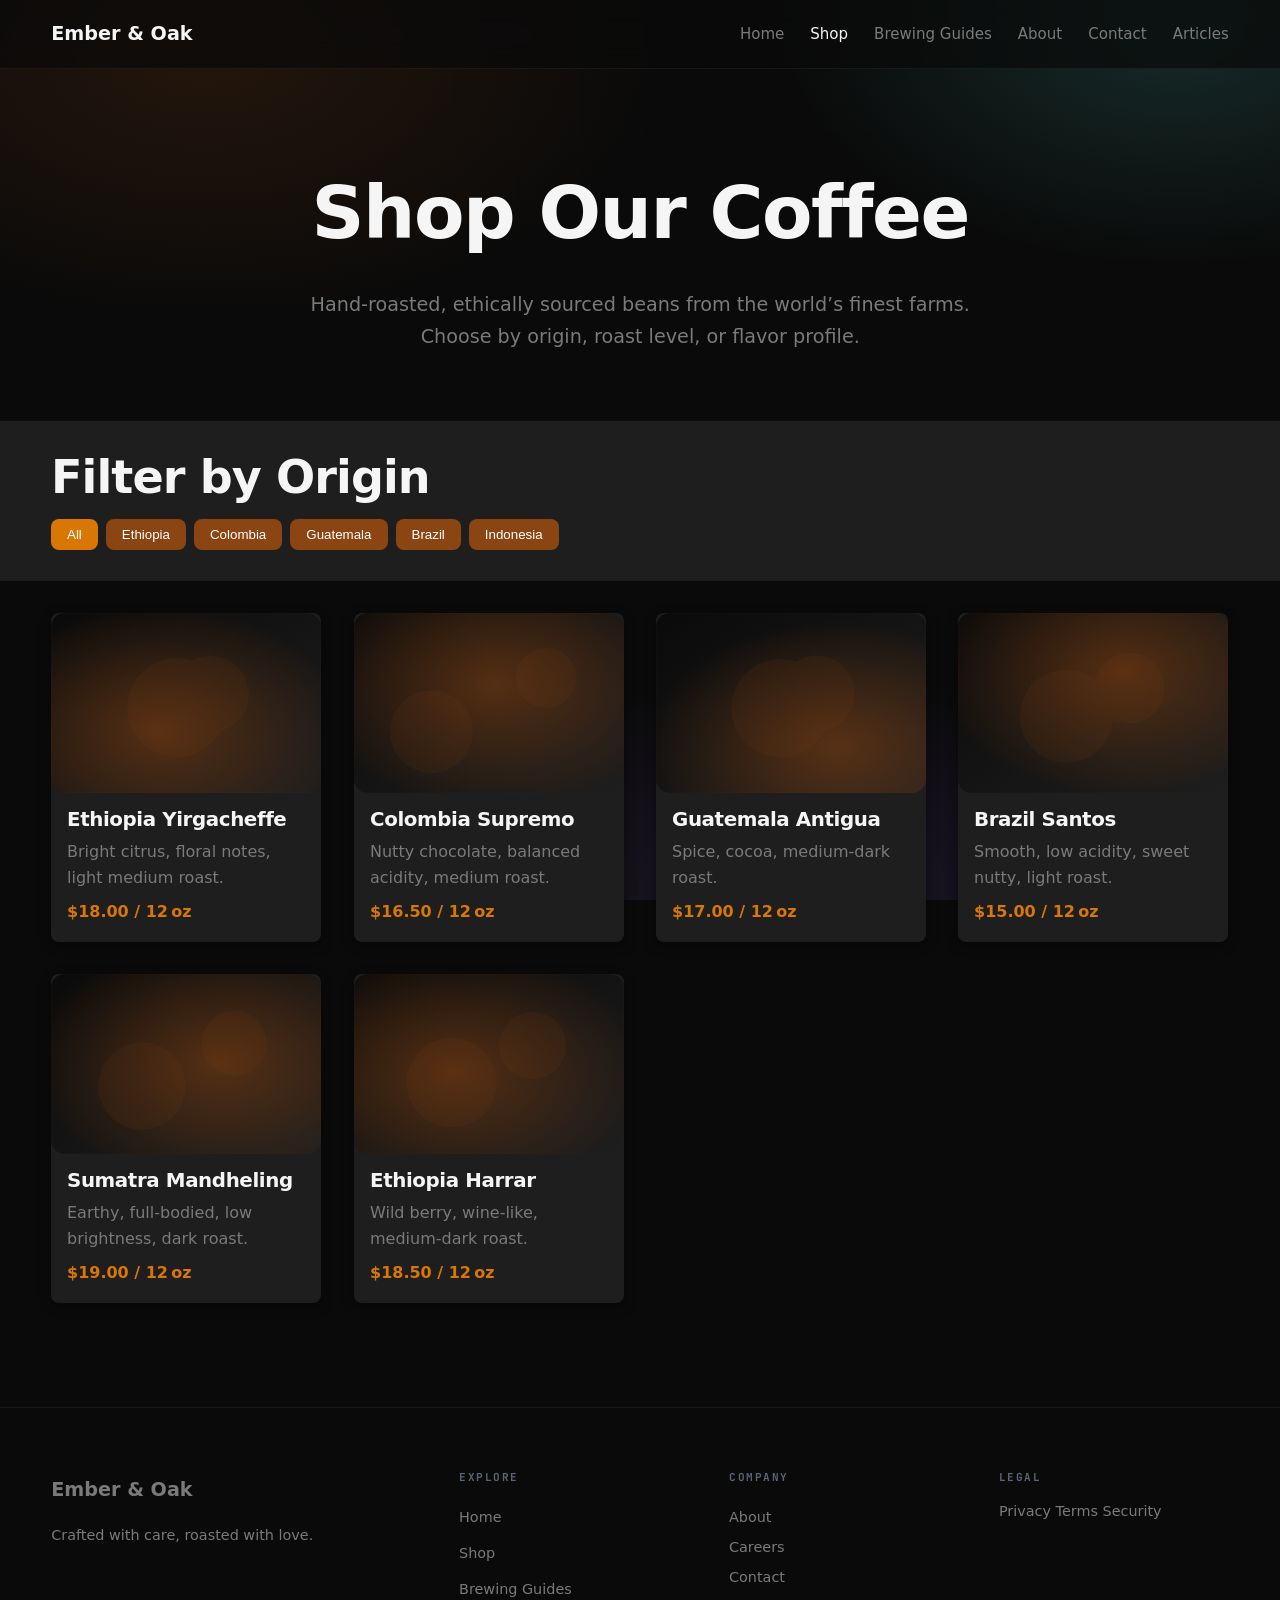
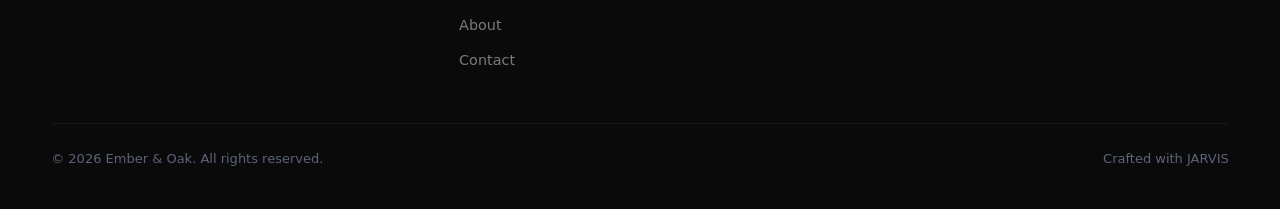
<file: shop.html>
<!DOCTYPE html>
<html lang="en">
<head>
<meta charset="utf-8">
<meta name="viewport" content="width=device-width, initial-scale=1">
<title>Shop · Ember & Oak</title>
<meta name="description" content="Shop Ember &amp; Oak’s curated coffee lineup. Explore single‑origin beans, seasonal blends, and find your perfect roast.">
<link rel="preconnect" href="https://fonts.googleapis.com">
<link rel="preconnect" href="https://fonts.gstatic.com" crossorigin>
<link rel="stylesheet" href="styles.css">
<style id="jv-rg-css">
@media (max-width: 820px){
  html, body { max-width: 100%; overflow-x: clip; }
  img, video, iframe, canvas, svg, table, pre, code { max-width: 100%; height: auto; }
  main *, header *, footer *, section * { min-width: 0; }
  .container, .wrap, .wrapper, .inner, .content, .nav-inner { width: 100%; max-width: 100%; padding-left: max(16px, env(safe-area-inset-left)); padding-right: max(16px, env(safe-area-inset-right)); }
  pre, code { overflow-x: auto; white-space: pre-wrap; word-break: break-word; }
  table { display: block; overflow-x: auto; }
}
</style>
</head>
<body>
<header class="site-nav">
  <div class="container nav-inner">
    <a class="brand" href="index.html">Ember & Oak</a>
    <nav>
      <a href="index.html">Home</a>
      <a href="shop.html" class="active">Shop</a>
      <a href="brewing-guides.html">Brewing Guides</a>
      <a href="about.html">About</a>
      <a href="contact.html">Contact</a>
      <a href="articles.html">Articles</a>
    </nav>
  </div>
</header>

<main>
  <section class="hero">
    <div class="container">
      <h1 data-reveal>Shop Our Coffee</h1>
      <p data-reveal style="max-width:60ch;margin-top:12px;color:var(--muted)">
        Hand‑roasted, ethically sourced beans from the world’s finest farms. Choose by origin, roast level, or flavor profile.
      </p>
    </div>
  </section>

  <section class="filter-section" style="padding:2rem 0;background:var(--surface2)">
    <div class="container" data-reveal>
      <h2 style="margin-bottom:1rem">Filter by Origin</h2>
      <div class="filter-controls" style="display:flex;gap:0.5rem;flex-wrap:wrap">
        <button class="filter-btn active" data-origin="all" style="padding:0.5rem 1rem;border:none;border-radius:var(--radius);background:var(--primary);color:#fff;cursor:pointer;transition:background var(--dur) var(--ease)">All</button>
        <button class="filter-btn" data-origin="Ethiopia" style="padding:0.5rem 1rem;border:none;border-radius:var(--radius);background:var(--accent);color:#fff;cursor:pointer;transition:background var(--dur) var(--ease)">Ethiopia</button>
        <button class="filter-btn" data-origin="Colombia" style="padding:0.5rem 1rem;border:none;border-radius:var(--radius);background:var(--accent);color:#fff;cursor:pointer;transition:background var(--dur) var(--ease)">Colombia</button>
        <button class="filter-btn" data-origin="Guatemala" style="padding:0.5rem 1rem;border:none;border-radius:var(--radius);background:var(--accent);color:#fff;cursor:pointer;transition:background var(--dur) var(--ease)">Guatemala</button>
        <button class="filter-btn" data-origin="Brazil" style="padding:0.5rem 1rem;border:none;border-radius:var(--radius);background:var(--accent);color:#fff;cursor:pointer;transition:background var(--dur) var(--ease)">Brazil</button>
        <button class="filter-btn" data-origin="Indonesia" style="padding:0.5rem 1rem;border:none;border-radius:var(--radius);background:var(--accent);color:#fff;cursor:pointer;transition:background var(--dur) var(--ease)">Indonesia</button>
      </div>
    </div>
  </section>

  <section class="products-section" style="padding:2rem 0">
    <div class="container">
      <div class="product-grid" style="display:grid;gap:2rem;grid-template-columns:repeat(auto-fit,minmax(260px,1fr))">
        <!-- Coffee 1 -->
        <article class="product-card jv-reveal" data-origin="Ethiopia" style="background:var(--surface);border-radius:var(--radius);box-shadow:var(--shadow);overflow:hidden;transition:transform var(--dur) var(--ease);cursor:pointer">
          <img src="data:image/svg+xml,%3Csvg%20xmlns%3D%27http%3A%2F%2Fwww.w3.org%2F2000%2Fsvg%27%20viewBox%3D%270%200%201200%20800%27%20preserveAspectRatio%3D%27xMidYMid%20slice%27%3E%3Cdefs%3E%3ClinearGradient%20id%3D%27g%27%20x1%3D%270%27%20y1%3D%270%27%20x2%3D%271%27%20y2%3D%271%27%3E%3Cstop%20offset%3D%270%25%27%20stop-color%3D%27%230A0A0A%27%2F%3E%3Cstop%20offset%3D%27100%25%27%20stop-color%3D%27%231E1E1E%27%2F%3E%3C%2FlinearGradient%3E%3CradialGradient%20id%3D%27r%27%20cx%3D%2740%25%27%20cy%3D%2765%25%27%20r%3D%2770%25%27%3E%3Cstop%20offset%3D%270%25%27%20stop-color%3D%27%238B4513%27%20stop-opacity%3D%270.55%27%2F%3E%3Cstop%20offset%3D%27100%25%27%20stop-color%3D%27%238B4513%27%20stop-opacity%3D%270%27%2F%3E%3C%2FradialGradient%3E%3C%2Fdefs%3E%3Crect%20width%3D%271200%27%20height%3D%27800%27%20fill%3D%27url%28%23g%29%27%2F%3E%3Crect%20width%3D%271200%27%20height%3D%27800%27%20fill%3D%27url%28%23r%29%27%2F%3E%3Cg%20fill%3D%27%238B4513%27%20opacity%3D%270.10%27%3E%3Ccircle%20cx%3D%27560%27%20cy%3D%27420%27%20r%3D%27220%27%2F%3E%3Ccircle%20cx%3D%27710%27%20cy%3D%27360%27%20r%3D%27170%27%2F%3E%3C%2Fg%3E%3Crect%20x%3D%270%27%20y%3D%270%27%20width%3D%271200%27%20height%3D%27800%27%20fill%3D%27none%27%20stroke%3D%27%238B4513%27%20stroke-opacity%3D%270.18%27%20stroke-width%3D%272%27%2F%3E%3C%2Fsvg%3E" alt="Ethiopia Yirgacheffe" style="width:100%;height:auto;object-fit:cover">
          <div style="padding:1rem">
            <h3 style="margin:0 0 .5rem;font-family:var(--font-heading);color:var(--text)">Ethiopia Yirgacheffe</h3>
            <p style="margin:0 0 .5rem;color:var(--muted)">Bright citrus, floral notes, light medium roast.</p>
            <p style="margin:0;font-weight:600;color:var(--primary)">$18.00 / 12 oz</p>
          </div>
        </article>

        <!-- Coffee 2 -->
        <article class="product-card jv-reveal" data-origin="Colombia" style="background:var(--surface);border-radius:var(--radius);box-shadow:var(--shadow);overflow:hidden;transition:transform var(--dur) var(--ease);cursor:pointer">
          <img src="data:image/svg+xml,%3Csvg%20xmlns%3D%27http%3A%2F%2Fwww.w3.org%2F2000%2Fsvg%27%20viewBox%3D%270%200%201200%20800%27%20preserveAspectRatio%3D%27xMidYMid%20slice%27%3E%3Cdefs%3E%3ClinearGradient%20id%3D%27g%27%20x1%3D%270%27%20y1%3D%270%27%20x2%3D%271%27%20y2%3D%271%27%3E%3Cstop%20offset%3D%270%25%27%20stop-color%3D%27%230A0A0A%27%2F%3E%3Cstop%20offset%3D%27100%25%27%20stop-color%3D%27%231E1E1E%27%2F%3E%3C%2FlinearGradient%3E%3CradialGradient%20id%3D%27r%27%20cx%3D%2752%25%27%20cy%3D%2739%25%27%20r%3D%2770%25%27%3E%3Cstop%20offset%3D%270%25%27%20stop-color%3D%27%238B4513%27%20stop-opacity%3D%270.55%27%2F%3E%3Cstop%20offset%3D%27100%25%27%20stop-color%3D%27%238B4513%27%20stop-opacity%3D%270%27%2F%3E%3C%2FradialGradient%3E%3C%2Fdefs%3E%3Crect%20width%3D%271200%27%20height%3D%27800%27%20fill%3D%27url%28%23g%29%27%2F%3E%3Crect%20width%3D%271200%27%20height%3D%27800%27%20fill%3D%27url%28%23r%29%27%2F%3E%3Cg%20fill%3D%27%238B4513%27%20opacity%3D%270.10%27%3E%3Ccircle%20cx%3D%27344%27%20cy%3D%27528%27%20r%3D%27184%27%2F%3E%3Ccircle%20cx%3D%27854%27%20cy%3D%27288%27%20r%3D%27134%27%2F%3E%3C%2Fg%3E%3Crect%20x%3D%270%27%20y%3D%270%27%20width%3D%271200%27%20height%3D%27800%27%20fill%3D%27none%27%20stroke%3D%27%238B4513%27%20stroke-opacity%3D%270.18%27%20stroke-width%3D%272%27%2F%3E%3C%2Fsvg%3E" alt="Colombia Supremo" style="width:100%;height:auto;object-fit:cover">
          <div style="padding:1rem">
            <h3 style="margin:0 0 .5rem;font-family:var(--font-heading);color:var(--text)">Colombia Supremo</h3>
            <p style="margin:0 0 .5rem;color:var(--muted)">Nutty chocolate, balanced acidity, medium roast.</p>
            <p style="margin:0;font-weight:600;color:var(--primary)">$16.50 / 12 oz</p>
          </div>
        </article>

        <!-- Coffee 3 -->
        <article class="product-card jv-reveal" data-origin="Guatemala" style="background:var(--surface);border-radius:var(--radius);box-shadow:var(--shadow);overflow:hidden;transition:transform var(--dur) var(--ease);cursor:pointer">
          <img src="data:image/svg+xml,%3Csvg%20xmlns%3D%27http%3A%2F%2Fwww.w3.org%2F2000%2Fsvg%27%20viewBox%3D%270%200%201200%20800%27%20preserveAspectRatio%3D%27xMidYMid%20slice%27%3E%3Cdefs%3E%3ClinearGradient%20id%3D%27g%27%20x1%3D%270%27%20y1%3D%270%27%20x2%3D%271%27%20y2%3D%271%27%3E%3Cstop%20offset%3D%270%25%27%20stop-color%3D%27%230A0A0A%27%2F%3E%3Cstop%20offset%3D%27100%25%27%20stop-color%3D%27%231E1E1E%27%2F%3E%3C%2FlinearGradient%3E%3CradialGradient%20id%3D%27r%27%20cx%3D%2767%25%27%20cy%3D%2774%25%27%20r%3D%2770%25%27%3E%3Cstop%20offset%3D%270%25%27%20stop-color%3D%27%238B4513%27%20stop-opacity%3D%270.55%27%2F%3E%3Cstop%20offset%3D%27100%25%27%20stop-color%3D%27%238B4513%27%20stop-opacity%3D%270%27%2F%3E%3C%2FradialGradient%3E%3C%2Fdefs%3E%3Crect%20width%3D%271200%27%20height%3D%27800%27%20fill%3D%27url%28%23g%29%27%2F%3E%3Crect%20width%3D%271200%27%20height%3D%27800%27%20fill%3D%27url%28%23r%29%27%2F%3E%3Cg%20fill%3D%27%238B4513%27%20opacity%3D%270.10%27%3E%3Ccircle%20cx%3D%27554%27%20cy%3D%27423%27%20r%3D%27219%27%2F%3E%3Ccircle%20cx%3D%27714%27%20cy%3D%27358%27%20r%3D%27169%27%2F%3E%3C%2Fg%3E%3Crect%20x%3D%270%27%20y%3D%270%27%20width%3D%271200%27%20height%3D%27800%27%20fill%3D%27none%27%20stroke%3D%27%238B4513%27%20stroke-opacity%3D%270.18%27%20stroke-width%3D%272%27%2F%3E%3C%2Fsvg%3E" alt="Guatemala Antigua" style="width:100%;height:auto;object-fit:cover">
          <div style="padding:1rem">
            <h3 style="margin:0 0 .5rem;font-family:var(--font-heading);color:var(--text)">Guatemala Antigua</h3>
            <p style="margin:0 0 .5rem;color:var(--muted)">Spice, cocoa, medium‑dark roast.</p>
            <p style="margin:0;font-weight:600;color:var(--primary)">$17.00 / 12 oz</p>
          </div>
        </article>

        <!-- Coffee 4 -->
        <article class="product-card jv-reveal" data-origin="Brazil" style="background:var(--surface);border-radius:var(--radius);box-shadow:var(--shadow);overflow:hidden;transition:transform var(--dur) var(--ease);cursor:pointer">
          <img src="data:image/svg+xml,%3Csvg%20xmlns%3D%27http%3A%2F%2Fwww.w3.org%2F2000%2Fsvg%27%20viewBox%3D%270%200%201200%20800%27%20preserveAspectRatio%3D%27xMidYMid%20slice%27%3E%3Cdefs%3E%3ClinearGradient%20id%3D%27g%27%20x1%3D%270%27%20y1%3D%270%27%20x2%3D%271%27%20y2%3D%271%27%3E%3Cstop%20offset%3D%270%25%27%20stop-color%3D%27%230A0A0A%27%2F%3E%3Cstop%20offset%3D%27100%25%27%20stop-color%3D%27%231E1E1E%27%2F%3E%3C%2FlinearGradient%3E%3CradialGradient%20id%3D%27r%27%20cx%3D%2761%25%27%20cy%3D%2732%25%27%20r%3D%2770%25%27%3E%3Cstop%20offset%3D%270%25%27%20stop-color%3D%27%238B4513%27%20stop-opacity%3D%270.55%27%2F%3E%3Cstop%20offset%3D%27100%25%27%20stop-color%3D%27%238B4513%27%20stop-opacity%3D%270%27%2F%3E%3C%2FradialGradient%3E%3C%2Fdefs%3E%3Crect%20width%3D%271200%27%20height%3D%27800%27%20fill%3D%27url%28%23g%29%27%2F%3E%3Crect%20width%3D%271200%27%20height%3D%27800%27%20fill%3D%27url%28%23r%29%27%2F%3E%3Cg%20fill%3D%27%238B4513%27%20opacity%3D%270.10%27%3E%3Ccircle%20cx%3D%27482%27%20cy%3D%27459%27%20r%3D%27207%27%2F%3E%3Ccircle%20cx%3D%27762%27%20cy%3D%27334%27%20r%3D%27157%27%2F%3E%3C%2Fg%3E%3Crect%20x%3D%270%27%20y%3D%270%27%20width%3D%271200%27%20height%3D%27800%27%20fill%3D%27none%27%20stroke%3D%27%238B4513%27%20stroke-opacity%3D%270.18%27%20stroke-width%3D%272%27%2F%3E%3C%2Fsvg%3E" alt="Brazil Santos" style="width:100%;height:auto;object-fit:cover">
          <div style="padding:1rem">
            <h3 style="margin:0 0 .5rem;font-family:var(--font-heading);color:var(--text)">Brazil Santos</h3>
            <p style="margin:0 0 .5rem;color:var(--muted)">Smooth, low acidity, sweet nutty, light roast.</p>
            <p style="margin:0;font-weight:600;color:var(--primary)">$15.00 / 12 oz</p>
          </div>
        </article>

        <!-- Coffee 5 -->
        <article class="product-card jv-reveal" data-origin="Indonesia" style="background:var(--surface);border-radius:var(--radius);box-shadow:var(--shadow);overflow:hidden;transition:transform var(--dur) var(--ease);cursor:pointer">
          <img src="data:image/svg+xml,%3Csvg%20xmlns%3D%27http%3A%2F%2Fwww.w3.org%2F2000%2Fsvg%27%20viewBox%3D%270%200%201200%20800%27%20preserveAspectRatio%3D%27xMidYMid%20slice%27%3E%3Cdefs%3E%3ClinearGradient%20id%3D%27g%27%20x1%3D%270%27%20y1%3D%270%27%20x2%3D%271%27%20y2%3D%271%27%3E%3Cstop%20offset%3D%270%25%27%20stop-color%3D%27%230A0A0A%27%2F%3E%3Cstop%20offset%3D%27100%25%27%20stop-color%3D%27%231E1E1E%27%2F%3E%3C%2FlinearGradient%3E%3CradialGradient%20id%3D%27r%27%20cx%3D%2762%25%27%20cy%3D%2749%25%27%20r%3D%2770%25%27%3E%3Cstop%20offset%3D%270%25%27%20stop-color%3D%27%238B4513%27%20stop-opacity%3D%270.55%27%2F%3E%3Cstop%20offset%3D%27100%25%27%20stop-color%3D%27%238B4513%27%20stop-opacity%3D%270%27%2F%3E%3C%2FradialGradient%3E%3C%2Fdefs%3E%3Crect%20width%3D%271200%27%20height%3D%27800%27%20fill%3D%27url%28%23g%29%27%2F%3E%3Crect%20width%3D%271200%27%20height%3D%27800%27%20fill%3D%27url%28%23r%29%27%2F%3E%3Cg%20fill%3D%27%238B4513%27%20opacity%3D%270.10%27%3E%3Ccircle%20cx%3D%27404%27%20cy%3D%27498%27%20r%3D%27194%27%2F%3E%3Ccircle%20cx%3D%27814%27%20cy%3D%27308%27%20r%3D%27144%27%2F%3E%3C%2Fg%3E%3Crect%20x%3D%270%27%20y%3D%270%27%20width%3D%271200%27%20height%3D%27800%27%20fill%3D%27none%27%20stroke%3D%27%238B4513%27%20stroke-opacity%3D%270.18%27%20stroke-width%3D%272%27%2F%3E%3C%2Fsvg%3E" alt="Sumatra Mandheling" style="width:100%;height:auto;object-fit:cover">
          <div style="padding:1rem">
            <h3 style="margin:0 0 .5rem;font-family:var(--font-heading);color:var(--text)">Sumatra Mandheling</h3>
            <p style="margin:0 0 .5rem;color:var(--muted)">Earthy, full‑bodied, low brightness, dark roast.</p>
            <p style="margin:0;font-weight:600;color:var(--primary)">$19.00 / 12 oz</p>
          </div>
        </article>

        <!-- Coffee 6 -->
        <article class="product-card jv-reveal" data-origin="Ethiopia" style="background:var(--surface);border-radius:var(--radius);box-shadow:var(--shadow);overflow:hidden;transition:transform var(--dur) var(--ease);cursor:pointer">
          <img src="data:image/svg+xml,%3Csvg%20xmlns%3D%27http%3A%2F%2Fwww.w3.org%2F2000%2Fsvg%27%20viewBox%3D%270%200%201200%20800%27%20preserveAspectRatio%3D%27xMidYMid%20slice%27%3E%3Cdefs%3E%3ClinearGradient%20id%3D%27g%27%20x1%3D%270%27%20y1%3D%270%27%20x2%3D%271%27%20y2%3D%271%27%3E%3Cstop%20offset%3D%270%25%27%20stop-color%3D%27%230A0A0A%27%2F%3E%3Cstop%20offset%3D%27100%25%27%20stop-color%3D%27%231E1E1E%27%2F%3E%3C%2FlinearGradient%3E%3CradialGradient%20id%3D%27r%27%20cx%3D%2737%25%27%20cy%3D%2754%25%27%20r%3D%2770%25%27%3E%3Cstop%20offset%3D%270%25%27%20stop-color%3D%27%238B4513%27%20stop-opacity%3D%270.55%27%2F%3E%3Cstop%20offset%3D%27100%25%27%20stop-color%3D%27%238B4513%27%20stop-opacity%3D%270%27%2F%3E%3C%2FradialGradient%3E%3C%2Fdefs%3E%3Crect%20width%3D%271200%27%20height%3D%27800%27%20fill%3D%27url%28%23g%29%27%2F%3E%3Crect%20width%3D%271200%27%20height%3D%27800%27%20fill%3D%27url%28%23r%29%27%2F%3E%3Cg%20fill%3D%27%238B4513%27%20opacity%3D%270.10%27%3E%3Ccircle%20cx%3D%27434%27%20cy%3D%27483%27%20r%3D%27199%27%2F%3E%3Ccircle%20cx%3D%27794%27%20cy%3D%27318%27%20r%3D%27149%27%2F%3E%3C%2Fg%3E%3Crect%20x%3D%270%27%20y%3D%270%27%20width%3D%271200%27%20height%3D%27800%27%20fill%3D%27none%27%20stroke%3D%27%238B4513%27%20stroke-opacity%3D%270.18%27%20stroke-width%3D%272%27%2F%3E%3C%2Fsvg%3E" alt="Ethiopia Harrar" style="width:100%;height:auto;object-fit:cover">
          <div style="padding:1rem">
            <h3 style="margin:0 0 .5rem;font-family:var(--font-heading);color:var(--text)">Ethiopia Harrar</h3>
            <p style="margin:0 0 .5rem;color:var(--muted)">Wild berry, wine‑like, medium‑dark roast.</p>
            <p style="margin:0;font-weight:600;color:var(--primary)">$18.50 / 12 oz</p>
          </div>
        </article>
      </div>
    </div>
  </section>
</main>

<footer class="site-footer">
  <div class="container">
    <div class="fgrid">
      <div>
        <a class="brand" href="index.html">Ember & Oak</a>
        <p style="max-width:32ch;margin:12px 0 0;color:var(--muted)">Crafted with care, roasted with love.</p>
      </div>
      <div>
        <h5>Explore</h5>
        <a href="index.html">Home</a>
        <a href="shop.html">Shop</a>
        <a href="brewing-guides.html">Brewing Guides</a>
        <a href="about.html">About</a>
        <a href="contact.html">Contact</a>
      </div>
      <div>
        <h5>Company</h5>
        <a href="about.html">About</a>
        <span>Careers</span>
        <a href="contact.html">Contact</a>
      </div>
      <div>
        <h5>Legal</h5>
        <span>Privacy</span>
        <span>Terms</span>
        <span>Security</span>
      </div>
    </div>
    <div style="display:flex;justify-content:space-between;align-items:center;margin-top:44px;padding-top:24px;border-top:1px solid var(--border2);font-size:13px;color:var(--faint);flex-wrap:wrap;gap:10px">
      <span>© 2026 Ember &amp; Oak. All rights reserved.</span>
      <span>Crafted with JARVIS</span>
    </div>
  </div>
</footer>

<style id="jv-rt-css">
.jv-burger{display:none;background:transparent;border:0;color:currentColor;cursor:pointer;flex-direction:column;gap:5px;padding:9px;margin-left:auto;border-radius:8px}
.jv-burger span{display:block;width:24px;height:2px;background:currentColor;border-radius:2px;transition:transform .25s ease,opacity .2s ease}
.jv-navbar.jv-open .jv-burger span:nth-child(1){transform:translateY(7px) rotate(45deg)}
.jv-navbar.jv-open .jv-burger span:nth-child(2){opacity:0}
.jv-navbar.jv-open .jv-burger span:nth-child(3){transform:translateY(-7px) rotate(-45deg)}
.jv-js [data-reveal]:not(.jv-in),.jv-js .jv-reveal:not(.jv-in){opacity:0;transform:translateY(24px)}
[data-reveal],.jv-reveal{transition:opacity .7s cubic-bezier(.2,.7,.2,1),transform .7s cubic-bezier(.2,.7,.2,1);will-change:opacity,transform}
[data-reveal].jv-in,.jv-reveal.jv-in{opacity:1;transform:none}
.jv-marquee{overflow:hidden}.jv-marquee-track{display:flex;gap:inherit;width:max-content;animation:jv-marq var(--jv-marq,34s) linear infinite}
@keyframes jv-marq{to{transform:translateX(-50%)}}
.jv-tabpanel[hidden]{display:none}
@media(max-width:820px){
  .jv-burger{display:inline-flex}
  .jv-navlist{position:absolute;top:100%;left:0;right:0;flex-direction:column!important;align-items:flex-start!important;gap:2px!important;
    padding:14px 22px 20px;margin:0;background:var(--surface,var(--panel,var(--card,var(--bg,#0c0e13))));
    border-bottom:1px solid var(--border,rgba(255,255,255,.12));box-shadow:0 24px 48px rgba(0,0,0,.35);
    transform:translateY(-12px);opacity:0;pointer-events:none;transition:transform .24s ease,opacity .24s ease;z-index:60}
  .jv-navbar.jv-open .jv-navlist{transform:none;opacity:1;pointer-events:auto}
  .jv-navlist a{padding:11px 0;width:100%;font-size:1.02rem}
}
@media(prefers-reduced-motion:reduce){
  .jv-js [data-reveal]:not(.jv-in),.jv-js .jv-reveal:not(.jv-in){opacity:1;transform:none}
  .jv-marquee-track{animation:none}[data-reveal],.jv-reveal{transition:none}
}
</style>

<script id="jv-rt-js">
(function(){
  if(window.__jvRT)return; window.__jvRT=1;
  var D=document,root=D.documentElement,RM=matchMedia('(prefers-reduced-motion: reduce)').matches;
  function ready(fn){ if(D.readyState!=='loading')fn(); else D.addEventListener('DOMContentLoaded',fn); }
  ready(function(){ try{
    root.classList.add('jv-js');
    /* responsive nav */
    try{
      var bar=D.querySelector('.site-nav')||D.querySelector('header')||D.querySelector('.navbar');
      var list=bar&&(bar.querySelector('nav')||bar.querySelector('.nav-inner nav')||bar.querySelector('ul'));
      if(bar&&list&&list!==bar&&list.querySelectorAll('a').length>=2&&!bar.querySelector('.jv-burger')){
        bar.classList.add('jv-navbar');list.classList.add('jv-navlist');
        if(getComputedStyle(bar).position==='static')bar.style.position='relative';
        var b=D.createElement('button');b.className='jv-burger';b.type='button';
        b.setAttribute('aria-label','Toggle menu');b.setAttribute('aria-expanded','false');
        b.innerHTML='<span></span><span></span><span></span>';
        b.addEventListener('click',function(){var o=bar.classList.toggle('jv-open');b.setAttribute('aria-expanded',o?'true':'false');});
        (bar.querySelector('.nav-inner')||list.parentNode||bar).appendChild(b);
        list.addEventListener('click',function(e){if(e.target.closest('a')){bar.classList.remove('jv-open');b.setAttribute('aria-expanded','false');}});
      }
    }catch(e){}
    /* smooth scrolling */
    D.addEventListener('click',function(e){
      var a=e.target.closest('a[href^="#"]'); if(!a)return;
      var id=a.getAttribute('href'); if(id.length<2)return;
      var t; try{t=D.getElementById(id.slice(1))||D.querySelector(id);}catch(_){return;}
      if(!t)return; e.preventDefault();
      var nav=D.querySelector('.site-nav,.jv-navbar'); var off=nav?nav.offsetHeight+12:12;
      window.scrollTo({top:t.getBoundingClientRect().top+window.pageYOffset-off,behavior:RM?'auto':'smooth'});
    });
    /* scroll reveal */
    if(!RM){ D.querySelectorAll('section .card,section .post-card,.grid>*,section>h2,[data-count],.jv-stat,section .feature,section .stat').forEach(function(el){
      if(!el.closest('.hero')&&!el.hasAttribute('data-reveal')&&!el.classList.contains('jv-reveal'))el.classList.add('jv-reveal');});}
    function countUp(el){
      var raw=el.getAttribute('data-count')||el.textContent||''; var m=(raw+'').match(/-?[\d,.]+/);
      el.classList.add('jv-counted'); if(!m)return;
      var pre=raw.slice(0,m.index),suf=raw.slice(m.index+m[0].length),dec=(m[0].split('.')[1]||'').length;
      var end=parseFloat(m[0].replace(/,/g,'')); if(isNaN(end))return; var t0=null;
      requestAnimationFrame(function step(ts){ if(!t0)t0=ts; var p=Math.min((ts-t0)/1500,1),v=end*(1-Math.pow(1-p,3));
        el.textContent=pre+(dec?v.toFixed(dec):Math.round(v).toLocaleString())+suf; if(p<1)requestAnimationFrame(step); });
    }
    var revSel='[data-reveal],.jv-reveal';
    if('IntersectionObserver' in window && !RM){
      var io=new IntersectionObserver(function(en){en.forEach(function(x){if(x.isIntersecting){x.target.classList.add('jv-in');
        if(x.target.matches('[data-count]')&&!x.target.classList.contains('jv-counted'))countUp(x.target); io.unobserve(x.target);}});},{threshold:.14,rootMargin:'0px 0px -8% 0px'});
      D.querySelectorAll(revSel).forEach(function(el){io.observe(el);}); D.querySelectorAll('[data-count]').forEach(function(el){io.observe(el);});
    }else{ D.querySelectorAll(revSel).forEach(function(el){el.classList.add('jv-in');}); D.querySelectorAll('[data-count]').forEach(countUp);}
    setTimeout(function(){D.querySelectorAll(revSel).forEach(function(el){el.classList.add('jv-in');});},2600);
    /* filter logic */
    var filterButtons=D.querySelectorAll('.filter-btn');
    var cards=D.querySelectorAll('.product-card');
    filterButtons.forEach(function(btn){
      btn.addEventListener('click',function(){
        filterButtons.forEach(b=>b.classList.toggle('active',b===btn));
        var origin=btn.getAttribute('data-origin');
        cards.forEach(function(card){
          var match=origin==='all' || card.getAttribute('data-origin')===origin;
          card.style.display=match?'block':'none';
        });
      });
    });
    /* hover tilt */
    if(!RM&&matchMedia('(pointer:fine)').matches){
      D.querySelectorAll('[data-tilt]').forEach(function(el){
        el.addEventListener('mousemove',function(e){
          var r=el.getBoundingClientRect(),x=(e.clientX-r.left)/r.width-.5,y=(e.clientY-r.top)/r.height-.5;
          el.style.transform='perspective(800px) rotateX('+(-y*6)+'deg) rotateY('+ (x*6)+'deg)';
        });
        el.addEventListener('mouseleave',function(){el.style.transform='';});
      });
    }
  }catch(e){
    D.querySelectorAll('[data-reveal],.jv-reveal').forEach(function(el){el.classList.add('jv-in');});
  } });
})();
</script>
</body>
</html>
</file>
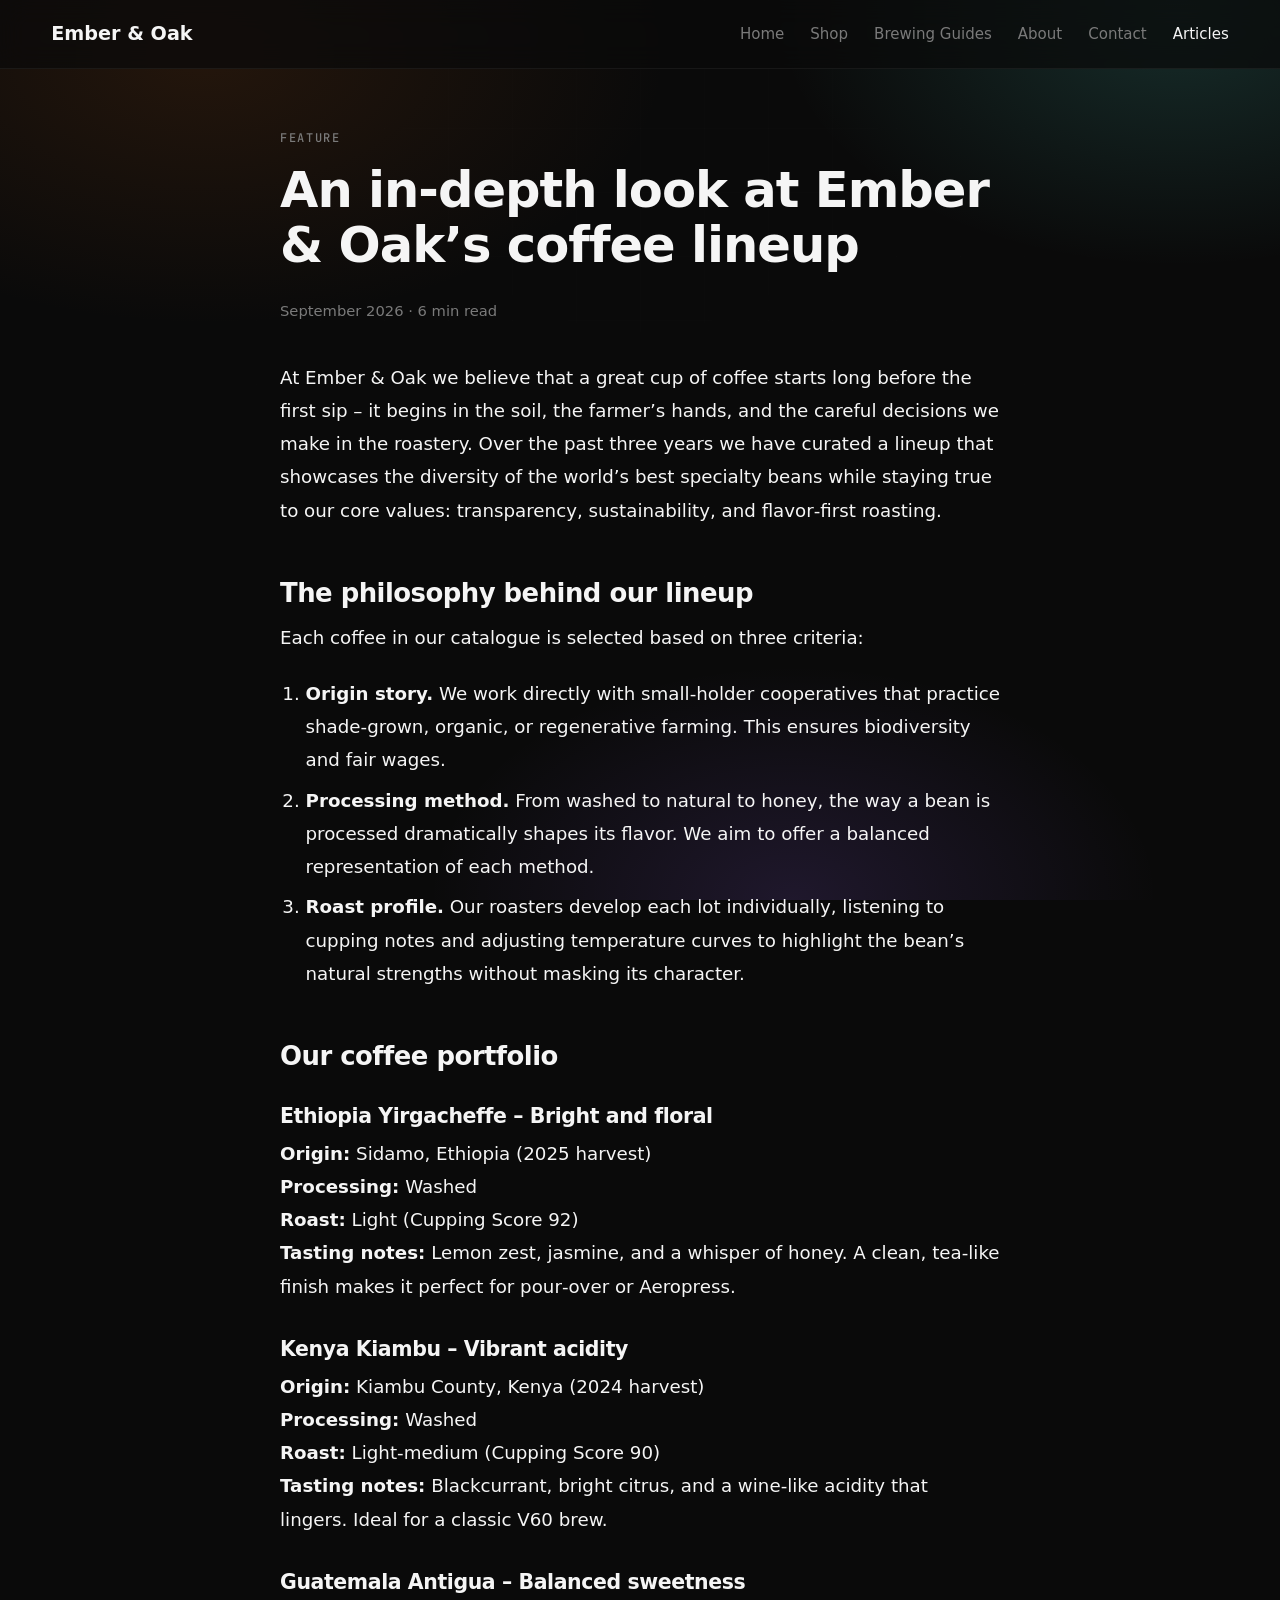
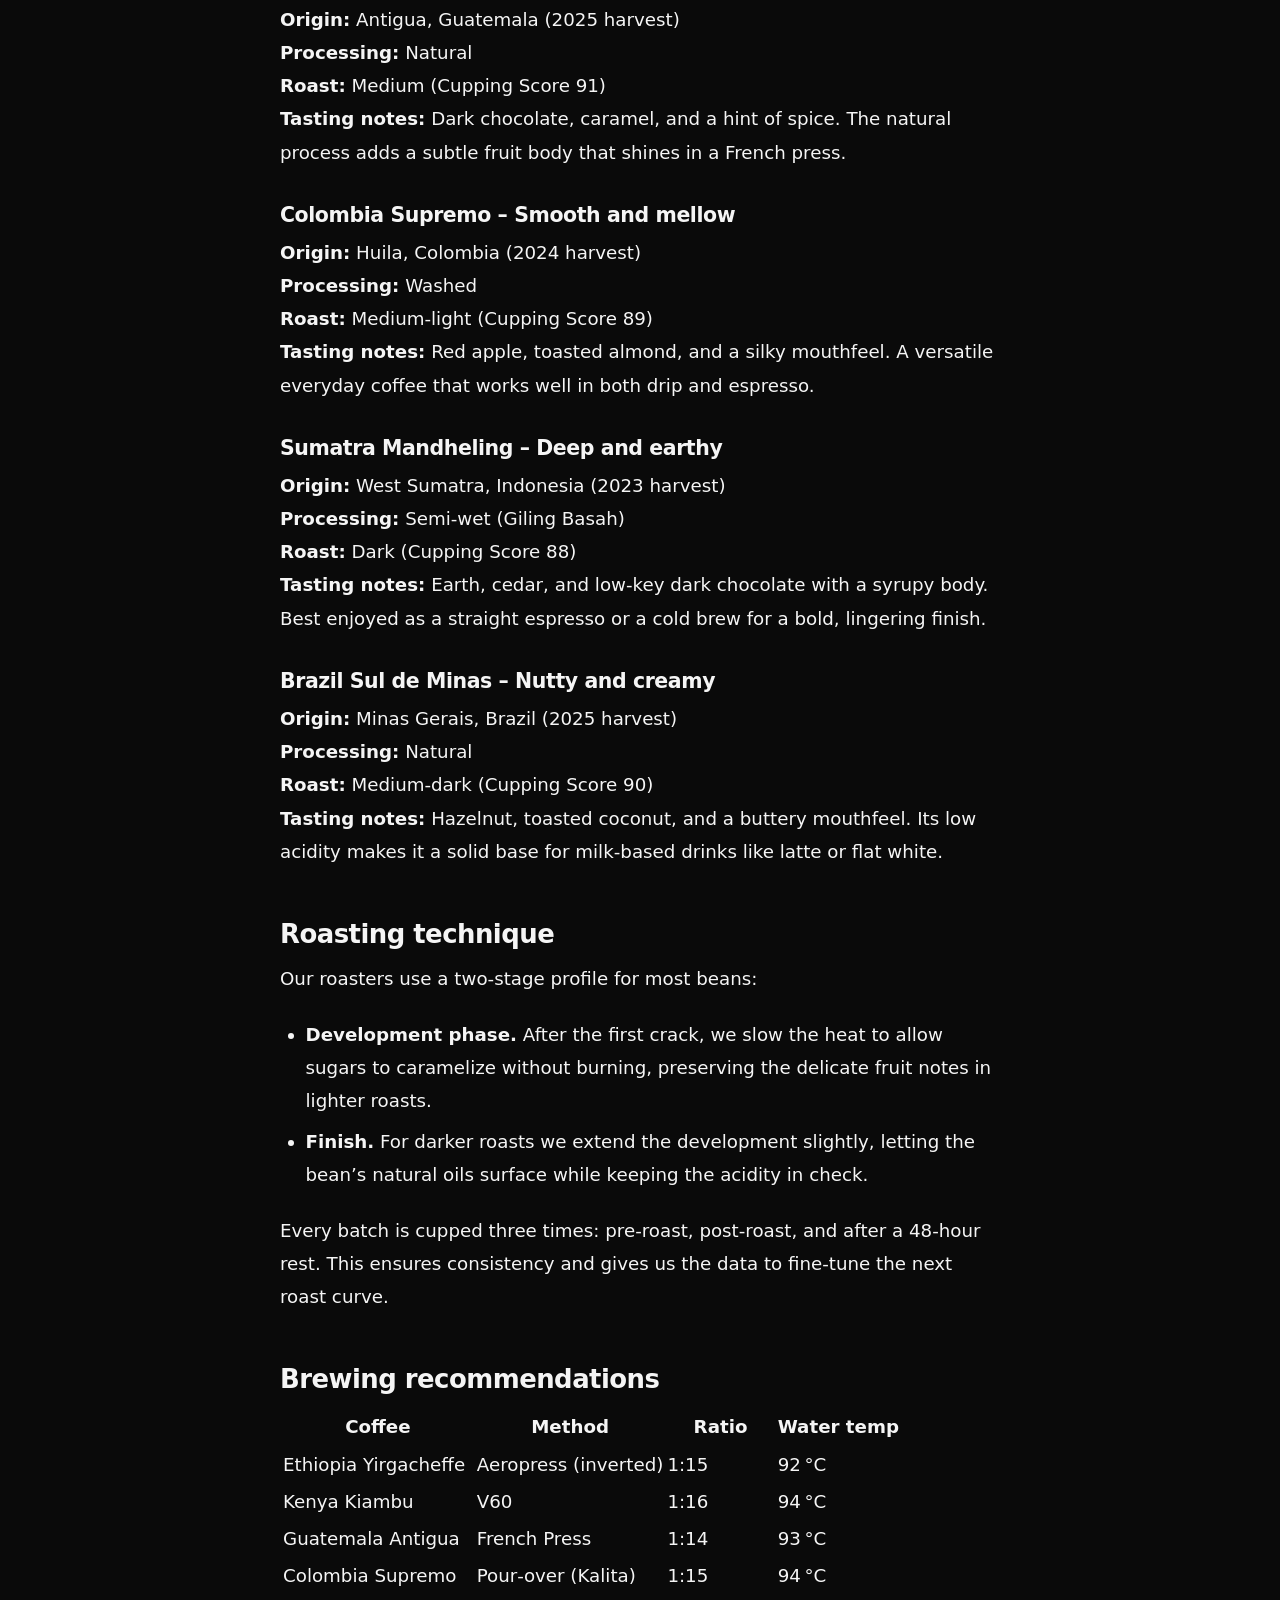
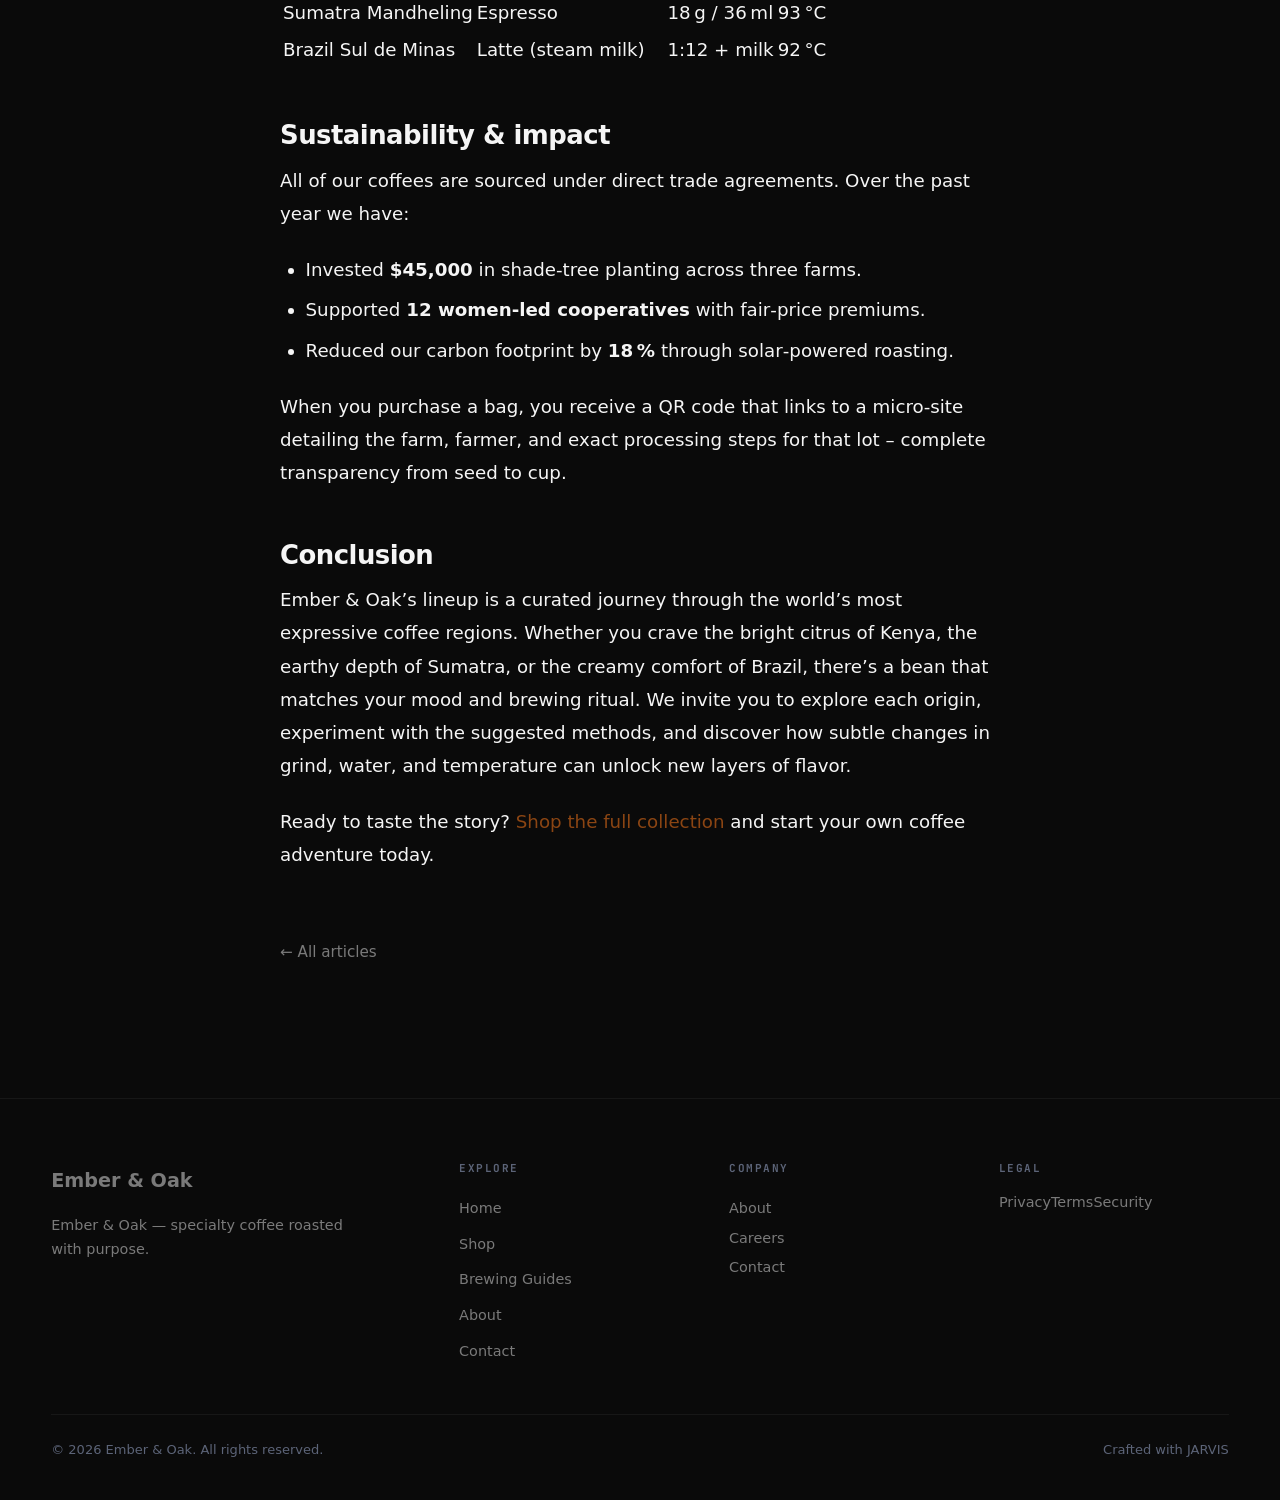
<file: articles/in-depth-look.html>
<!DOCTYPE html><html lang="en"><head><meta charset="utf-8"><meta name="viewport" content="width=device-width, initial-scale=1"><title>An in‑depth look at Ember & Oak’s coffee lineup · Ember & Oak</title><meta name="description" content="Explore the full range of Ember & Oak specialty coffees, from bright Ethiopian Yirgacheffe to deep Sumatra dark roast. Learn about origins, processing, flavor profiles, and brewing tips."><link rel="preconnect" href="https://fonts.googleapis.com"><link rel="preconnect" href="https://fonts.gstatic.com" crossorigin><link rel="stylesheet" href="../styles.css"><style id="jv-rg-css">
@media (max-width: 820px){
  html, body { max-width: 100%; overflow-x: clip; }
  img, video, iframe, canvas, svg, table, pre, code { max-width: 100%; height: auto; }
  /* a flex/grid child will not shrink past its content without this */
  main *, header *, footer *, section * { min-width: 0; }
  .container, .wrap, .wrapper, .inner, .content, .nav-inner     { width: 100%; max-width: 100%; padding-left: max(16px, env(safe-area-inset-left));      padding-right: max(16px, env(safe-area-inset-right)); }
  pre, code { overflow-x: auto; white-space: pre-wrap; word-break: break-word; }
  table { display: block; overflow-x: auto; }
}
</style>
</head><body><header class="site-nav"><div class="container nav-inner"><a class="brand" href="../index.html">Ember & Oak</a><nav><a href="../index.html">Home</a><a href="../shop.html">Shop</a><a href="../brewing-guides.html">Brewing Guides</a><a href="../about.html">About</a><a href="../contact.html">Contact</a><a href="../articles.html" class="active">Articles</a></nav></div></header><main class="article-wrap"><article class="article"><header class="article-header"><span class="eyebrow">Feature</span><h1>An in‑depth look at Ember &amp; Oak’s coffee lineup</h1><div class="meta">September 2026 · 6 min read</div></header><div class="prose"><p>At Ember &amp; Oak we believe that a great cup of coffee starts long before the first sip – it begins in the soil, the farmer’s hands, and the careful decisions we make in the roastery. Over the past three years we have curated a lineup that showcases the diversity of the world’s best specialty beans while staying true to our core values: transparency, sustainability, and flavor‑first roasting.</p>

<h2 id="the-philosophy-behind-our-lineup">The philosophy behind our lineup</h2>
<p>Each coffee in our catalogue is selected based on three criteria:</p>
<ol>
<li><strong>Origin story.</strong> We work directly with small‑holder cooperatives that practice shade‑grown, organic, or regenerative farming. This ensures biodiversity and fair wages.</li>
<li><strong>Processing method.</strong> From washed to natural to honey, the way a bean is processed dramatically shapes its flavor. We aim to offer a balanced representation of each method.</li>
<li><strong>Roast profile.</strong> Our roasters develop each lot individually, listening to cupping notes and adjusting temperature curves to highlight the bean’s natural strengths without masking its character.</li>
</ol>

<h2 id="our-coffee-portfolio">Our coffee portfolio</h2>

<h3 id="ethiopia-yirgacheffe---bright-and-floral">Ethiopia Yirgacheffe – Bright and floral</h3>
<p><strong>Origin:</strong> Sidamo, Ethiopia (2025 harvest)<br>
<strong>Processing:</strong> Washed<br>
<strong>Roast:</strong> Light (Cupping Score 92)<br>
<strong>Tasting notes:</strong> Lemon zest, jasmine, and a whisper of honey. A clean, tea‑like finish makes it perfect for pour‑over or Aeropress.</p>

<h3 id="kenya-kiambu---vibrant-acidity">Kenya Kiambu – Vibrant acidity</h3>
<p><strong>Origin:</strong> Kiambu County, Kenya (2024 harvest)<br>
<strong>Processing:</strong> Washed<br>
<strong>Roast:</strong> Light‑medium (Cupping Score 90)<br>
<strong>Tasting notes:</strong> Blackcurrant, bright citrus, and a wine‑like acidity that lingers. Ideal for a classic V60 brew.</p>

<h3 id="guatemala-antigua---balanced-sweetness">Guatemala Antigua – Balanced sweetness</h3>
<p><strong>Origin:</strong> Antigua, Guatemala (2025 harvest)<br>
<strong>Processing:</strong> Natural<br><strong>Roast:</strong> Medium (Cupping Score 91)<br>
<strong>Tasting notes:</strong> Dark chocolate, caramel, and a hint of spice. The natural process adds a subtle fruit body that shines in a French press.</p>

<h3 id="colombia-supremo---smooth-and-mellow">Colombia Supremo – Smooth and mellow</h3>
<p><strong>Origin:</strong> Huila, Colombia (2024 harvest)<br>
<strong>Processing:</strong> Washed<br>
<strong>Roast:</strong> Medium‑light (Cupping Score 89)<br>
<strong>Tasting notes:</strong> Red apple, toasted almond, and a silky mouthfeel. A versatile everyday coffee that works well in both drip and espresso.</p>

<h3 id="sumatra-mandheling---deep-and-earthy">Sumatra Mandheling – Deep and earthy</h3>
<p><strong>Origin:</strong> West Sumatra, Indonesia (2023 harvest)<br>
<strong>Processing:</strong> Semi‑wet (Giling Basah)<br>
<strong>Roast:</strong> Dark (Cupping Score 88)<br>
<strong>Tasting notes:</strong> Earth, cedar, and low‑key dark chocolate with a syrupy body. Best enjoyed as a straight espresso or a cold brew for a bold, lingering finish.</p>

<h3 id="brazil-sul-de-minas---nutty-and-creamy">Brazil Sul de Minas – Nutty and creamy</h3>
<p><strong>Origin:</strong> Minas Gerais, Brazil (2025 harvest)<br>
<strong>Processing:</strong> Natural<br>
<strong>Roast:</strong> Medium‑dark (Cupping Score 90)<br>
<strong>Tasting notes:</strong> Hazelnut, toasted coconut, and a buttery mouthfeel. Its low acidity makes it a solid base for milk‑based drinks like latte or flat white.</p>

<h2 id="roasting‑technique">Roasting technique</h2>
<p>Our roasters use a two‑stage profile for most beans:</p>
<ul>
<li><strong>Development phase.</strong> After the first crack, we slow the heat to allow sugars to caramelize without burning, preserving the delicate fruit notes in lighter roasts.</li>
<li><strong>Finish.</strong> For darker roasts we extend the development slightly, letting the bean’s natural oils surface while keeping the acidity in check.</li>
</ul>
<p>Every batch is cupped three times: pre‑roast, post‑roast, and after a 48‑hour rest. This ensures consistency and gives us the data to fine‑tune the next roast curve.</p>

<h2 id="brewing‑recommendations">Brewing recommendations</h2>
<table>
<thead><tr><th>Coffee</th><th>Method</th><th>Ratio</th><th>Water temp</th></tr></thead>
<tbody>
<tr><td>Ethiopia Yirgacheffe</td><td>Aeropress (inverted)</td><td>1:15</td><td>92 °C</td></tr>
<tr><td>Kenya Kiambu</td><td>V60</td><td>1:16</td><td>94 °C</td></tr>
<tr><td>Guatemala Antigua</td><td>French Press</td><td>1:14</td><td>93 °C</td></tr>
<tr><td>Colombia Supremo</td><td>Pour‑over (Kalita)</td><td>1:15</td><td>94 °C</td></tr>
<tr><td>Sumatra Mandheling</td><td>Espresso</td><td>18 g / 36 ml</td><td>93 °C</td></tr>
<tr><td>Brazil Sul de Minas</td><td>Latte (steam milk)</td><td>1:12 + milk</td><td>92 °C</td></tr>
</tbody>
</table>

<h2 id="sustainability‑and‑impact">Sustainability &amp; impact</h2>
<p>All of our coffees are sourced under direct trade agreements. Over the past year we have:</p>
<ul>
<li>Invested <strong>$45,000</strong> in shade‑tree planting across three farms.</li>
<li>Supported <strong>12 women‑led cooperatives</strong> with fair‑price premiums.</li>
<li>Reduced our carbon footprint by <strong>18 %</strong> through solar‑powered roasting.</li>
</ul>
<p>When you purchase a bag, you receive a QR code that links to a micro‑site detailing the farm, farmer, and exact processing steps for that lot – complete transparency from seed to cup.</p>

<h2 id="conclusion">Conclusion</h2>
<p>Ember &amp; Oak’s lineup is a curated journey through the world’s most expressive coffee regions. Whether you crave the bright citrus of Kenya, the earthy depth of Sumatra, or the creamy comfort of Brazil, there’s a bean that matches your mood and brewing ritual. We invite you to explore each origin, experiment with the suggested methods, and discover how subtle changes in grind, water, and temperature can unlock new layers of flavor.</p>

<p>Ready to taste the story? <a href="../shop.html">Shop the full collection</a> and start your own coffee adventure today.</p></div><a class="article-back" href="../articles.html">&larr; All articles</a></article></main><footer class="site-footer"><div class="container"><div class="fgrid"><div><a class="brand" href="index.html">Ember & Oak</a><p style="max-width:32ch;margin:12px 0 0;color:var(--muted)">Ember &amp; Oak — specialty coffee roasted with purpose.</p></div><div><h5>Explore</h5><a href="index.html">Home</a><a href="shop.html">Shop</a><a href="brewing-guides.html">Brewing Guides</a><a href="about.html">About</a><a href="contact.html">Contact</a></div><div><h5>Company</h5><a href="../about.html">About</a><span class="">Careers</span><a href="../contact.html">Contact</a></div><div><h5>Legal</h5><span class="">Privacy</span><span class="">Terms</span><span class="">Security</span></div></div><div style="display:flex;justify-content:space-between;align-items:center;margin-top:44px;padding-top:24px;border-top:1px solid var(--border2);font-size:13px;color:var(--faint);flex-wrap:wrap;gap:10px"><span>© 2026 Ember &amp; Oak. All rights reserved.</span><span>Crafted with JARVIS</span></div></div></footer><style id="jv-rt-css">
.jv-burger{display:none;background:transparent;border:0;color:currentColor;cursor:pointer;flex-direction:column;gap:5px;padding:9px;margin-left:auto;border-radius:8px}
.jv-burger span{display:block;width:24px;height:2px;background:currentColor;border-radius:2px;transition:transform .25s ease,opacity .2s ease}
.jv-navbar.jv-open .jv-burger span:nth-child(1){transform:translateY(7px) rotate(45deg)}
.jv-navbar.jv-open .jv-burger span:nth-child(2){opacity:0}
.jv-navbar.jv-open .jv-burger span:nth-child(3){transform:translateY(-7px) rotate(-45deg)}
.jv-js [data-reveal]:not(.jv-in),.jv-js .jv-reveal:not(.jv-in){opacity:0;transform:translateY(24px)}
[data-reveal],.jv-reveal{transition:opacity .7s cubic-bezier(.2,.7,.2,1),transform .7s cubic-bezier(.2,.7,.2,1);will-change:opacity,transform}
[data-reveal].jv-in,.jv-reveal.jv-in{opacity:1;transform:none}
.jv-marquee{overflow:hidden}.jv-marquee-track{display:flex;gap:inherit;width:max-content;animation:jv-marq var(--jv-marq,34s) linear infinite}
@keyframes jv-marq{to{transform:translateX(-50%)}}
.jv-tabpanel[hidden]{display:none}
@media(max-width:820px){
  .jv-burger{display:inline-flex}
  .jv-navlist{position:absolute;top:100%;left:0;right:0;flex-direction:column!important;align-items:flex-start!important;gap:2px!important;
    padding:14px 22px 20px;margin:0;background:var(--surface,var(--panel,var(--card,var(--bg,#0c0e13))));
    border-bottom:1px solid var(--border,rgba(255,255,255,.12));box-shadow:0 24px 48px rgba(0,0,0,.35);
    transform:translateY(-12px);opacity:0;pointer-events:none;transition:transform .24s ease,opacity .24s ease;z-index:60}
  .jv-navbar.jv-open .jv-navlist{transform:none;opacity:1;pointer-events:auto}
  .jv-navlist a{padding:11px 0;width:100%;font-size:1.02rem}
}
@media(prefers-reduced-motion:reduce){
  .jv-js [data-reveal]:not(.jv-in),.jv-js .jv-reveal:not(.jv-in){opacity:1;transform:none}
  .jv-marquee-track{animation:none}[data-reveal],.jv-reveal{transition:none}
}
</style>
<script id="jv-rt-js">
(function(){
  if(window.__jvRT)return; window.__jvRT=1;
  var D=document, root=D.documentElement, RM=matchMedia('(prefers-reduced-motion: reduce)').matches;
  function ready(fn){ if(D.readyState!=='loading')fn(); else D.addEventListener('DOMContentLoaded',fn); }
  ready(function(){ try{
    root.classList.add('jv-js');
    /* responsive nav — enhances the deterministic .site-nav and generic header navs */
    try{
      var bar=D.querySelector('.site-nav')||D.querySelector('header')||D.querySelector('.navbar');
      var list=bar&&(bar.querySelector('nav')||bar.querySelector('.nav-inner nav')||bar.querySelector('ul'));
      if(bar&&list&&list!==bar&&list.querySelectorAll('a').length>=2&&!bar.querySelector('.jv-burger')){
        bar.classList.add('jv-navbar'); list.classList.add('jv-navlist');
        if(getComputedStyle(bar).position==='static')bar.style.position='relative';
        var b=D.createElement('button'); b.className='jv-burger'; b.type='button';
        b.setAttribute('aria-label','Toggle menu'); b.setAttribute('aria-expanded','false');
        b.innerHTML='<span></span><span></span><span></span>';
        b.addEventListener('click',function(){var o=bar.classList.toggle('jv-open');b.setAttribute('aria-expanded',o?'true':'false');});
        (bar.querySelector('.nav-inner')||list.parentNode||bar).appendChild(b);
        list.addEventListener('click',function(e){if(e.target.closest('a')){bar.classList.remove('jv-open');b.setAttribute('aria-expanded','false');}});
      }
    }catch(e){}
    /* smooth in-page scrolling with sticky-nav offset */
    D.addEventListener('click',function(e){
      var a=e.target.closest('a[href^="#"]'); if(!a)return; var id=a.getAttribute('href'); if(id.length<2)return;
      var t; try{t=D.getElementById(id.slice(1))||D.querySelector(id);}catch(_){return;} if(!t)return; e.preventDefault();
      var nav=D.querySelector('.site-nav,.jv-navbar'); var off=nav?nav.offsetHeight+12:12;
      window.scrollTo({top:t.getBoundingClientRect().top+window.pageYOffset-off,behavior:RM?'auto':'smooth'});
    });
    /* scroll reveal — auto-applied below the hero so motion is guaranteed */
    if(!RM){ D.querySelectorAll('section .card,section .post-card,.grid>*,section>h2,[data-count],.jv-stat,section .feature,section .stat').forEach(function(el){
      if(!el.closest('.hero')&&!el.hasAttribute('data-reveal')&&!el.classList.contains('jv-reveal'))el.classList.add('jv-reveal'); }); }
    function countUp(el){
      var raw=el.getAttribute('data-count')||el.textContent||''; var m=(raw+'').match(/-?[\d,.]+/); el.classList.add('jv-counted');
      if(!m)return; var pre=raw.slice(0,m.index),suf=raw.slice(m.index+m[0].length),dec=(m[0].split('.')[1]||'').length;
      var end=parseFloat(m[0].replace(/,/g,'')); if(isNaN(end))return; var t0=null;
      requestAnimationFrame(function step(ts){ if(!t0)t0=ts; var p=Math.min((ts-t0)/1500,1),v=end*(1-Math.pow(1-p,3));
        el.textContent=pre+(dec?v.toFixed(dec):Math.round(v).toLocaleString())+suf; if(p<1)requestAnimationFrame(step); });
    }
    var revSel='[data-reveal],.jv-reveal';
    if('IntersectionObserver' in window && !RM){
      var io=new IntersectionObserver(function(en){en.forEach(function(x){if(x.isIntersecting){x.target.classList.add('jv-in');
        if(x.target.matches('[data-count]')&&!x.target.classList.contains('jv-counted'))countUp(x.target); io.unobserve(x.target);}});},{threshold:.14,rootMargin:'0px 0px -8% 0px'});
      D.querySelectorAll(revSel).forEach(function(el){io.observe(el);}); D.querySelectorAll('[data-count]').forEach(function(el){io.observe(el);});
    } else { D.querySelectorAll(revSel).forEach(function(el){el.classList.add('jv-in');}); D.querySelectorAll('[data-count]').forEach(countUp); }
    setTimeout(function(){D.querySelectorAll(revSel).forEach(function(el){el.classList.add('jv-in');});},2600);
    /* scroll-spy on in-page nav links */
    try{ var links=[].slice.call(D.querySelectorAll('.site-nav nav a[href^="#"],.jv-navlist a[href^="#"]'));
      var secs=links.map(function(a){return D.getElementById(a.getAttribute('href').slice(1));}).filter(Boolean);
      if(secs.length&&'IntersectionObserver' in window){ var so=new IntersectionObserver(function(en){en.forEach(function(x){if(x.isIntersecting){
        links.forEach(function(a){a.classList.toggle('active',a.getAttribute('href')==='#'+x.target.id);});}});},{threshold:.5}); secs.forEach(function(s){so.observe(s);}); }
    }catch(e){}
    /* tabs: [data-tabs] > [data-tab=k] buttons + [data-tabpanel=k] panels */
    D.querySelectorAll('[data-tabs]').forEach(function(g){ var tabs=g.querySelectorAll('[data-tab]'),panels=g.querySelectorAll('[data-tabpanel]');
      function sel(k){tabs.forEach(function(t){var on=t.getAttribute('data-tab')===k;t.classList.toggle('active',on);t.setAttribute('aria-selected',on);});
        panels.forEach(function(p){p.classList.add('jv-tabpanel');p.hidden=p.getAttribute('data-tabpanel')!==k;});}
      tabs.forEach(function(t){t.addEventListener('click',function(){sel(t.getAttribute('data-tab'));});}); if(tabs[0])sel(tabs[0].getAttribute('data-tab')); });
    /* marquee: [data-marquee] loops its row seamlessly (optional --jv-marq duration) */
    D.querySelectorAll('[data-marquee]').forEach(function(m){ if(m.querySelector('.jv-marquee-track'))return; m.classList.add('jv-marquee');
      var tr=D.createElement('div'); tr.className='jv-marquee-track'; while(m.firstChild)tr.appendChild(m.firstChild);
      var c=tr.cloneNode(true); [].slice.call(c.childNodes).forEach(function(n){tr.appendChild(n);});
      var d=m.getAttribute('data-marquee'); if(d&&/^[\d.]+s?$/.test(d))m.style.setProperty('--jv-marq',/s$/.test(d)?d:d+'s'); m.appendChild(tr); });
    /* subtle tilt micro-interaction on [data-tilt] (fine pointers only) */
    if(!RM&&matchMedia('(pointer:fine)').matches){ D.querySelectorAll('[data-tilt]').forEach(function(el){
      el.addEventListener('mousemove',function(e){var r=el.getBoundingClientRect(),x=(e.clientX-r.left)/r.width-.5,y=(e.clientY-r.top)/r.height-.5;
        el.style.transform='perspective(800px) rotateX('+(-y*6)+'deg) rotateY('+(x*6)+'deg)';});
      el.addEventListener('mouseleave',function(){el.style.transform='';}); }); }
  }catch(e){ D.querySelectorAll('[data-reveal],.jv-reveal').forEach(function(el){el.classList.add('jv-in');}); } });
})();
</script>
</body></html>
</file>
<file: styles.css>
@import url('https://fonts.googleapis.com/css2?family=Space+Grotesk:wght@500;600;700&family=Inter:wght@400;500;600&family=Sora:wght@600;700&family=Manrope:wght@500;600;700&family=JetBrains+Mono:wght@500&display=swap');
:root{
  --bg:#0A0A0A; --surface:#1E1E1E; --surface2:#1E1E1E;
  --primary:#D97706; --accent:#8B4513; --accent2:#57e0d0; --violet:#a06bff;
  --text:#F5F5F5; --muted:#7A7A7A; --faint:#5c6478;
  --border:#2D2D2D; --border2:rgba(255,255,255,.055);
  --grad:linear-gradient(110deg,var(--accent),var(--violet) 55%,var(--accent2));
  --radius:8px; --shadow:0 4px 12px rgba(0,0,0,0.4);
  --dur:0.35s; --ease:cubic-bezier(0.25, 0.8, 0.25, 1);
  --font-heading:'"Merriweather", serif; weight 700; line‑height 1.2',system-ui,sans-serif;
  --font-body:'"Inter", sans-serif; weight 400; line‑height 1.6',system-ui,sans-serif;
  --font-mono:'JetBrains Mono',ui-monospace,monospace;
}
*{box-sizing:border-box}html{scroll-behavior:smooth}
body{margin:0;font-family:var(--font-body);background:var(--bg);color:var(--text);line-height:1.65;-webkit-font-smoothing:antialiased;overflow-x:hidden}
body::before{content:"";position:fixed;inset:0;z-index:-2;background:radial-gradient(60% 50% at 16% 6%,color-mix(in srgb,var(--accent) 20%,transparent),transparent 60%),radial-gradient(52% 46% at 92% 2%,color-mix(in srgb,var(--accent2) 16%,transparent),transparent 60%),radial-gradient(46% 42% at 62% 100%,color-mix(in srgb,var(--violet) 14%,transparent),transparent 62%),var(--bg)}
body::after{content:"";position:fixed;inset:0;z-index:-1;pointer-events:none;opacity:.5;background-image:linear-gradient(rgba(255,255,255,.02) 1px,transparent 1px),linear-gradient(90deg,rgba(255,255,255,.02) 1px,transparent 1px);background-size:64px 64px;-webkit-mask-image:radial-gradient(circle at 50% 10%,#000,transparent 78%);mask-image:radial-gradient(circle at 50% 10%,#000,transparent 78%)}
h1,h2,h3{font-family:var(--font-heading);line-height:1.08;margin:0 0 .5em;letter-spacing:-.02em;font-weight:600}
h1{font-size:clamp(2.6rem,6vw,4.6rem)}h2{font-size:clamp(1.9rem,3.6vw,3rem)}h3{font-size:1.24rem}
p{margin:0 0 1rem}a{color:var(--accent);text-decoration:none}img{max-width:100%;border-radius:14px;display:block}
.container{width:min(1180px,92%);margin:0 auto}
.grad{color:color-mix(in srgb,var(--accent) 70%,#fff)}
@supports((-webkit-background-clip:text) or (background-clip:text)){.grad{background:var(--grad);-webkit-background-clip:text;background-clip:text;color:transparent;-webkit-text-fill-color:transparent}}
.eyebrow{display:inline-flex;align-items:center;gap:9px;font-family:var(--font-mono);font-size:12px;letter-spacing:.14em;text-transform:uppercase;color:var(--muted);font-weight:500}
.eyebrow::before{content:"";width:22px;height:1px;background:linear-gradient(90deg,var(--accent),transparent)}
.eyebrow b{color:var(--accent);font-weight:500}
.tag{display:inline-flex;align-items:center;gap:8px;font-family:var(--font-mono);font-size:12px;padding:6px 12px;border-radius:999px;border:1px solid var(--border);color:var(--muted);background:rgba(255,255,255,.02)}
.tag .dot{width:7px;height:7px;border-radius:50%;background:var(--accent2);box-shadow:0 0 10px var(--accent2)}
.site-nav{position:sticky;top:0;z-index:60;background:color-mix(in srgb,var(--bg) 72%,transparent);backdrop-filter:blur(14px);border-bottom:1px solid var(--border2)}
.nav-inner{display:flex;align-items:center;gap:26px;height:68px}
.brand{font-family:var(--font-heading);font-weight:700;color:var(--text);font-size:1.2rem;display:inline-flex;align-items:center;gap:10px}
.site-nav nav{display:flex;gap:26px;margin-left:auto}.site-nav nav a{color:var(--muted);font-size:.94rem;font-weight:500;transition:color .15s;white-space:nowrap}
.site-nav nav a:hover,.site-nav nav a.active{color:var(--text)}
.hero{position:relative;padding:104px 0 68px;text-align:center}.hero h1{max-width:17ch;margin-left:auto;margin-right:auto}
.hero p,.hero .sub{color:var(--muted);font-size:clamp(1.05rem,1.5vw,1.24rem);max-width:58ch;margin:1.3rem auto 0}
section{padding:92px 0;position:relative}
.grid{display:grid;gap:22px;grid-template-columns:repeat(auto-fit,minmax(280px,1fr));margin-top:40px}
.card{position:relative;background:linear-gradient(180deg,var(--surface2),var(--surface));border:1px solid var(--border);border-radius:var(--radius);padding:28px;transition:transform .25s var(--ease),box-shadow .25s;overflow:hidden}
.card::before{content:"";position:absolute;inset:0;border-radius:inherit;padding:1px;background:var(--grad);-webkit-mask:linear-gradient(#000 0 0) content-box,linear-gradient(#000 0 0);-webkit-mask-composite:xor;mask-composite:exclude;opacity:0;transition:opacity .25s}
.card:hover{transform:translateY(-4px);box-shadow:0 30px 60px -30px color-mix(in srgb,var(--accent) 40%,transparent)}
.card:hover::before{opacity:1}
.card .ico{width:46px;height:46px;border-radius:12px;display:grid;place-items:center;background:color-mix(in srgb,var(--accent) 14%,transparent);border:1px solid var(--border);font-size:20px;margin-bottom:16px}
.card h3{margin:0 0 8px}.card p{color:var(--muted);margin:0}
.btn{display:inline-flex;align-items:center;gap:8px;padding:13px 24px;border-radius:12px;border:1px solid var(--border);color:var(--text);font-weight:600;font-size:15px;transition:.2s var(--ease);cursor:pointer;background:rgba(255,255,255,.02)}
.btn:hover{transform:translateY(-2px);border-color:color-mix(in srgb,#fff 22%,transparent);background:rgba(255,255,255,.05)}
.btn-primary{border:none;background:var(--grad);color:#0a0a12;box-shadow:0 10px 30px -8px color-mix(in srgb,var(--accent) 55%,transparent)}
.btn-primary:hover{box-shadow:0 16px 44px -8px color-mix(in srgb,var(--accent) 70%,transparent)}
.cta{display:flex;gap:14px;justify-content:center;flex-wrap:wrap;margin-top:32px}
.stats{display:grid;grid-template-columns:repeat(auto-fit,minmax(160px,1fr));gap:24px;margin-top:48px;padding:42px 0;border-top:1px solid var(--border2);border-bottom:1px solid var(--border2)}
.stat .n,.stat [data-count]{font-family:var(--font-heading);font-weight:700;font-size:clamp(2.2rem,4.4vw,3.2rem);line-height:1}
.stat .l{color:var(--muted);font-size:.95rem;margin-top:8px}
.window{border:1px solid var(--border);border-radius:18px;background:linear-gradient(180deg,var(--surface2),var(--surface));box-shadow:var(--shadow);overflow:hidden;margin-top:52px}
.window .bar{display:flex;align-items:center;gap:8px;padding:14px 18px;border-bottom:1px solid var(--border2)}
.window .bar i{width:11px;height:11px;border-radius:50%;background:#2a2f3d}
.toggle{display:inline-flex;gap:4px;padding:5px;border:1px solid var(--border);border-radius:999px;background:rgba(255,255,255,.02)}
.toggle button{border:0;background:none;color:var(--muted);font-weight:600;font-size:14px;padding:9px 20px;border-radius:999px;cursor:pointer;transition:.2s}
.toggle button.on,.toggle button.active{background:var(--grad);color:#0a0a12}
.plan{position:relative;border:1px solid var(--border);border-radius:18px;background:linear-gradient(180deg,var(--surface2),var(--surface));padding:30px}
.plan.feat{border-color:color-mix(in srgb,var(--accent) 60%,transparent)}
.plan .price{font-family:var(--font-heading);font-weight:700;font-size:2.6rem;margin:12px 0 2px}.plan .price small{font-size:1rem;color:var(--muted);font-weight:500}
.plan ul{list-style:none;padding:0;margin:20px 0 26px;display:grid;gap:11px}.plan li{color:var(--muted);font-size:14.5px;display:flex;gap:10px}.plan li::before{content:"✓";color:var(--accent2);font-weight:700}
.marq{overflow:hidden;-webkit-mask-image:linear-gradient(90deg,transparent,#000 12%,#000 88%,transparent);mask-image:linear-gradient(90deg,transparent,#000 12%,#000 88%,transparent)}
.site-footer{border-top:1px solid var(--border2);padding:60px 0 40px;color:var(--muted);font-size:.9rem;margin-top:72px}
.site-footer .fgrid{display:grid;grid-template-columns:1.6fr 1fr 1fr 1fr;gap:40px}
.site-footer h5{font-family:var(--font-mono);font-size:11px;letter-spacing:.14em;text-transform:uppercase;color:var(--faint);margin:0 0 14px}
.site-footer a{display:block;color:var(--muted);padding:6px 0;transition:.18s}.site-footer a:hover{color:var(--text)}
.reveal{transition:opacity .8s var(--ease),transform .8s var(--ease)}
.jv-js .reveal{opacity:0;transform:translateY(24px)}.reveal.in,.reveal.jv-in{opacity:1;transform:none}
:focus-visible{outline:2px solid var(--accent);outline-offset:3px;border-radius:6px}
@media(max-width:900px){.site-footer .fgrid{grid-template-columns:1fr 1fr}}
@media(max-width:640px){.hero{padding:72px 0 50px}section{padding:60px 0}.site-footer .fgrid{grid-template-columns:1fr}}
@media(prefers-reduced-motion:reduce){*{transition:none!important;scroll-behavior:auto}.jv-js .reveal{opacity:1;transform:none}}
.post-card{display:flex;flex-direction:column;gap:9px;text-align:left}
.post-card .cat{color:var(--accent);font-size:.72rem;letter-spacing:.13em;text-transform:uppercase;font-weight:600}
.post-card h3{margin:0;font-size:1.3rem}.post-card p{color:var(--muted);margin:0;font-size:.98rem}
.article-wrap{padding:60px 0}
.article{width:min(720px,92%);margin:0 auto}
.article-header{margin-bottom:38px}.article-header .eyebrow{display:block;margin-bottom:14px}
.article-header h1{font-size:clamp(2rem,4.4vw,3.1rem);line-height:1.12}
.article-header .meta{color:var(--muted);font-size:.92rem;margin-top:12px}
.article .prose{font-size:1.14rem;line-height:1.82}
.article .prose h2{font-size:1.62rem;margin:2em 0 .55em}.article .prose h3{font-size:1.28rem;margin:1.7em 0 .5em}
.article .prose p{margin:0 0 1.25em}
.article .prose blockquote{margin:1.6em 0;padding:.3em 0 .3em 1.2em;border-left:3px solid var(--accent);color:var(--muted);font-style:italic}
.article .prose ul,.article .prose ol{margin:0 0 1.25em;padding-left:1.4em}.article .prose li{margin:.4em 0}
.article-back{display:inline-block;margin-top:46px;color:var(--muted);font-size:.95rem}
</file>
